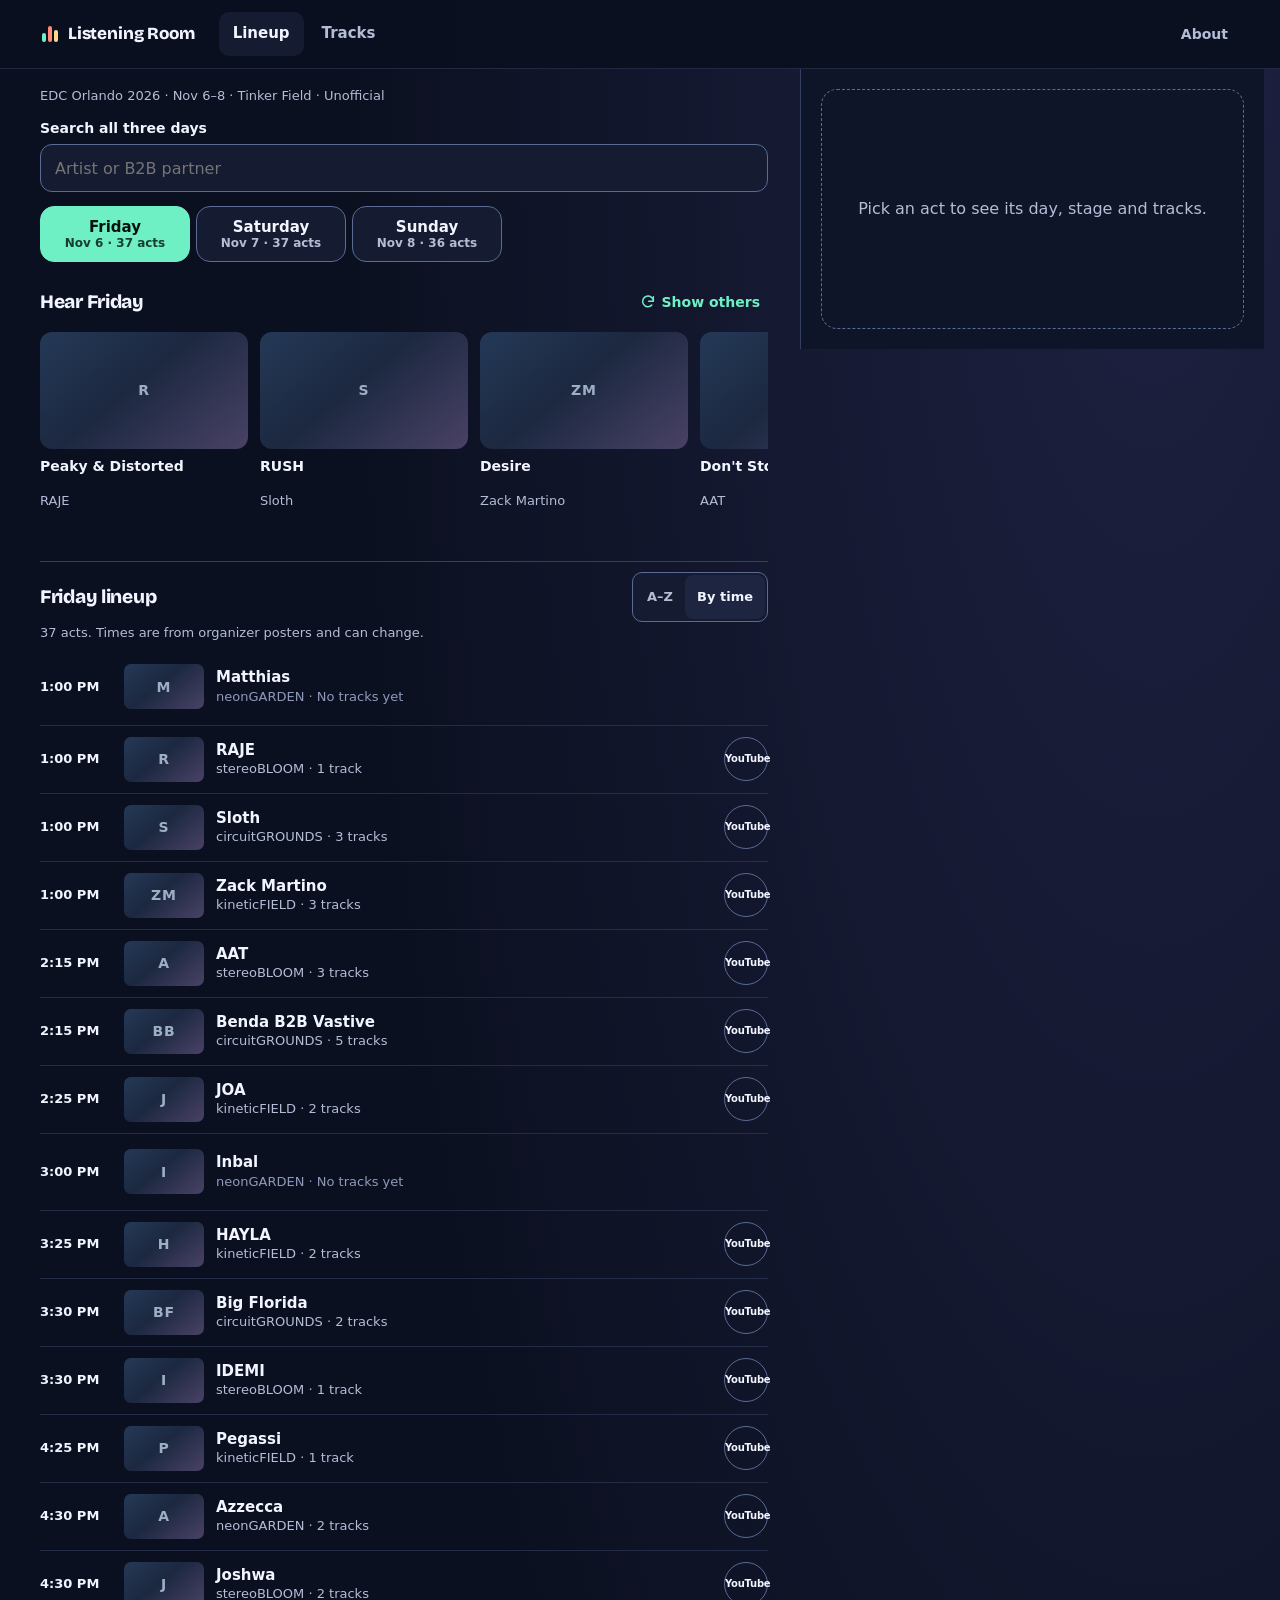
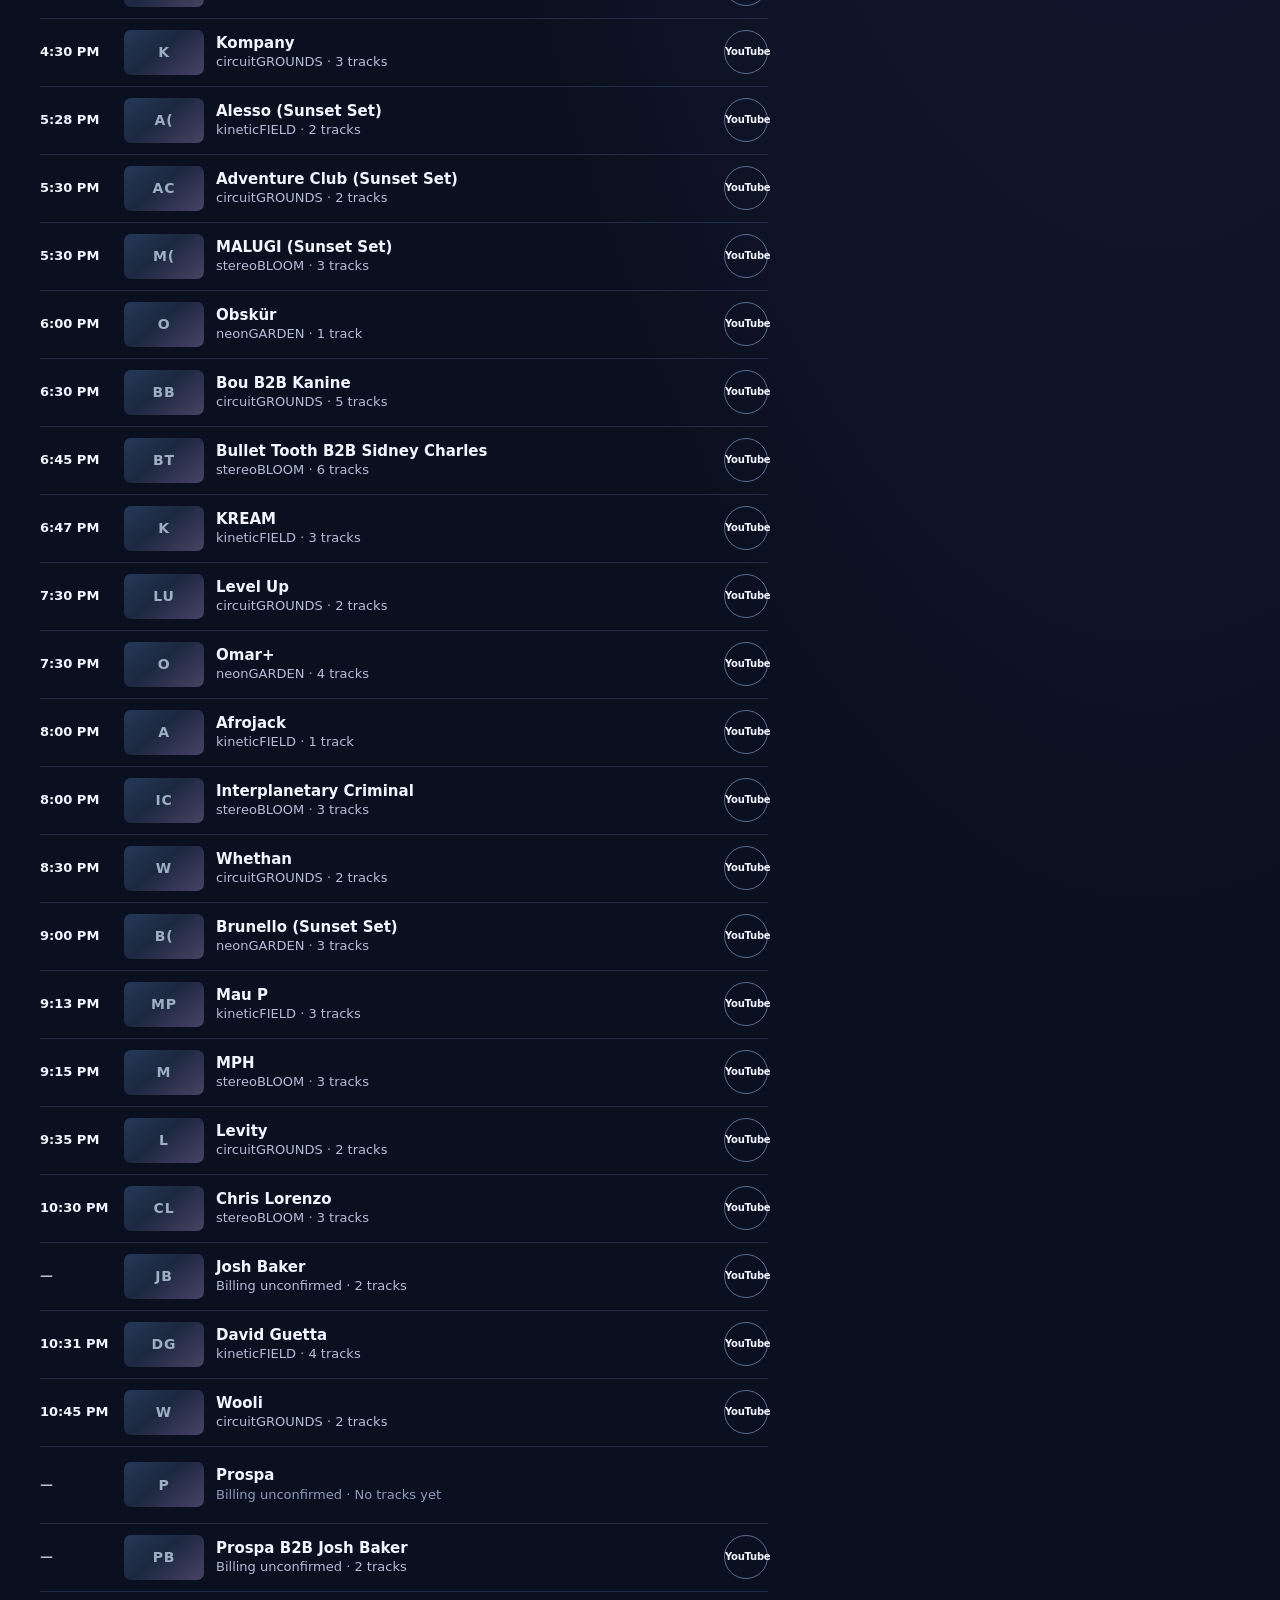
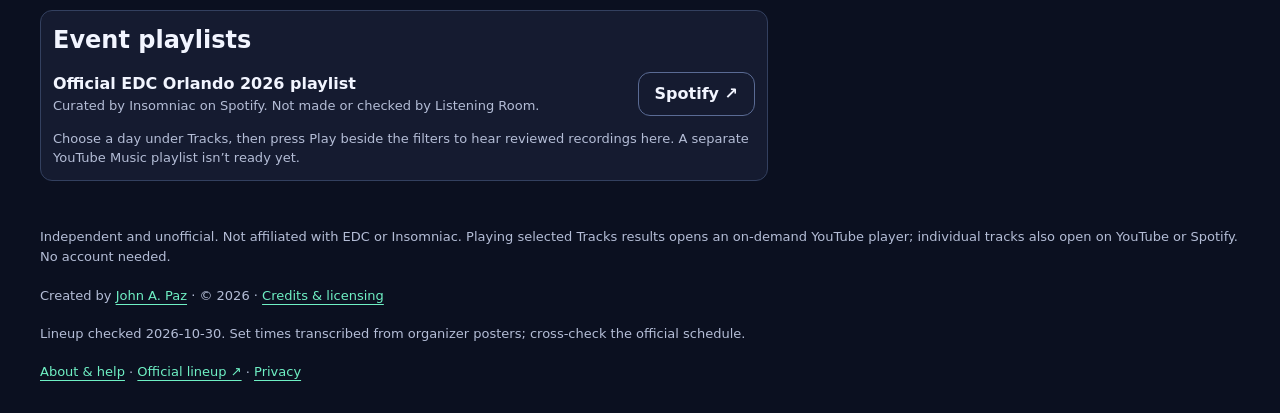
<file: index.html>
<!doctype html>
<html lang="en">
<head>
  <meta charset="utf-8">
  <meta name="viewport" content="width=device-width, initial-scale=1">
  <meta name="description" content="Browse the EDC Orlando 2026 lineup by day and try tracks on YouTube. No account needed.">
  <meta name="theme-color" content="#0b1020">
  <title>Listening Room · EDC Orlando 2026</title>
  <link rel="canonical" href="https://listeningroom.app/">
  <meta property="og:type" content="website">
  <meta property="og:site_name" content="Listening Room">
  <meta property="og:title" content="Listening Room · EDC Orlando 2026">
  <meta property="og:description" content="Browse the official lineup by day and try tracks on YouTube. No account needed.">
  <meta property="og:url" content="https://listeningroom.app/">
  <meta property="og:image" content="https://listeningroom.app/og.png">
  <meta property="og:image:alt" content="Listening Room: browse the EDC Orlando 2026 lineup and open tracks on YouTube.">
  <meta property="og:image:width" content="1200">
  <meta property="og:image:height" content="630">
  <meta name="twitter:card" content="summary_large_image">
  <link rel="icon" href="/favicon.svg" type="image/svg+xml">
  <link rel="apple-touch-icon" href="/apple-touch-icon.png">
  <script defer src="/listening-room/redirect.js"></script>
  <noscript><meta http-equiv="refresh" content="0; url=/listening-room/"></noscript>
</head>
<body style="background:#0b1020;color:#f2f5ff;font-family:system-ui,sans-serif">
  <p>Opening <a href="listening-room/" style="color:#6ff0c4">Listening Room</a>…</p>
</body>
</html>
</file>
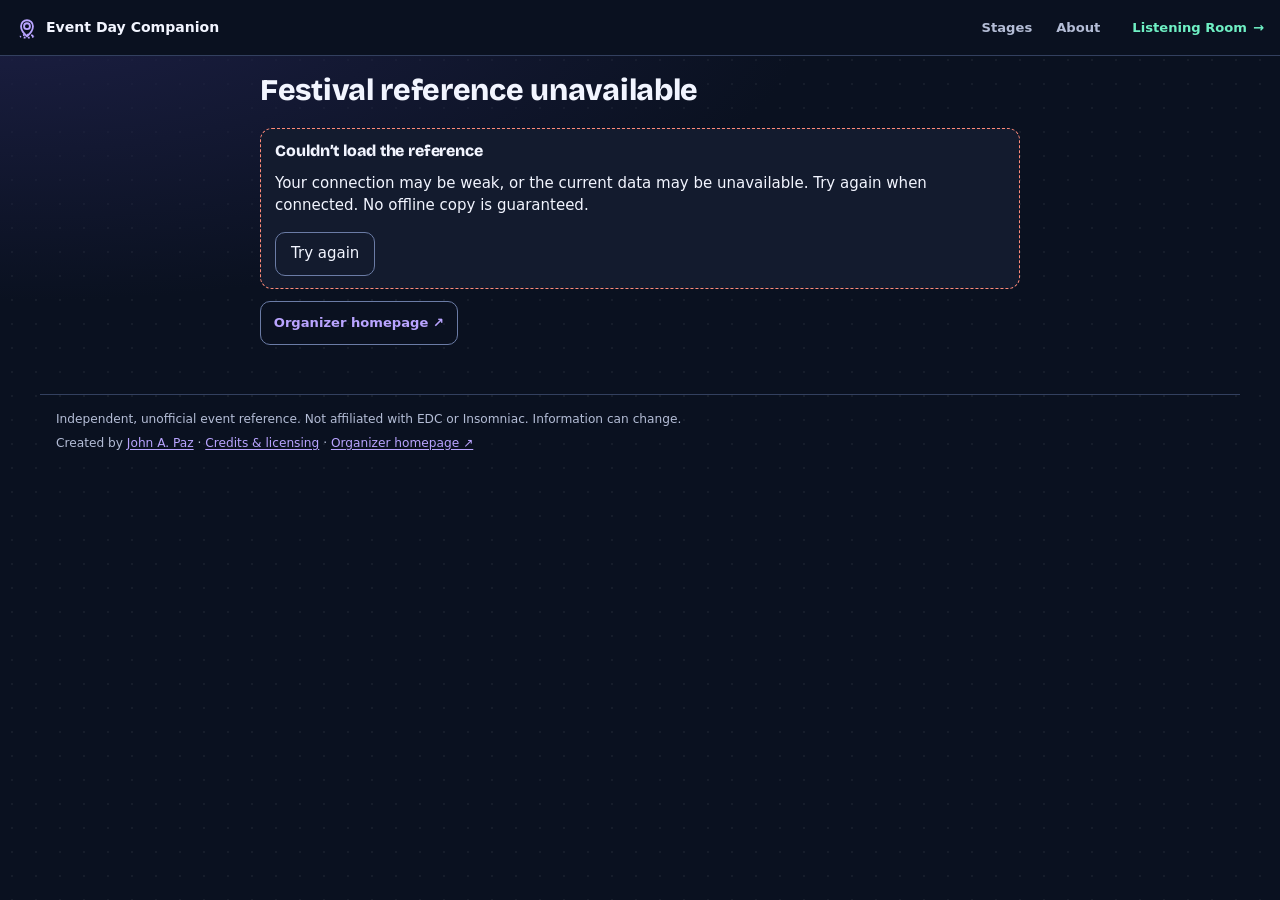
<file: companion/index.html>
<!doctype html>
<html lang="en">
<head>
  <meta charset="utf-8">
  <meta name="viewport" content="width=device-width, initial-scale=1, viewport-fit=cover">
  <meta name="robots" content="noindex,nofollow">
  <meta name="theme-color" content="#0a1120">
  <title>Event Day Companion · EDC Orlando 2026</title>
  <link rel="icon" href="/favicon.svg" type="image/svg+xml">
  <link rel="stylesheet" href="styles.css">
  <script src="../listening-room/lib.js" defer></script>
  <script src="lib.js" defer></script>
  <script src="components.js" defer></script>
  <script src="app.js" defer></script>
</head>
<body>
  <a class="skip" href="#main">Skip to content</a>
  <header class="app-bar">
    <a href="#/stages" class="brand" data-nav="home" aria-label="Event Day Companion, home">
      <svg width="22" height="22" viewBox="0 0 24 24" fill="none" stroke="currentColor" stroke-width="2" aria-hidden="true" focusable="false"><circle cx="12" cy="10" r="3.2"/><path d="M12 21s-6.5-5.6-6.5-11a6.5 6.5 0 0 1 13 0c0 5.4-6.5 11-6.5 11z"/><ellipse cx="12" cy="21" rx="7" ry="1.6" stroke-dasharray="2 2.4"/></svg>
      <span>Event Day <span class="brand-long">Companion</span></span>
    </a>
    <nav class="primary" aria-label="Primary">
      <a href="#/stages" data-nav="stages"><svg width="20" height="20" viewBox="0 0 24 24" fill="none" stroke="currentColor" stroke-width="2" stroke-linecap="round" aria-hidden="true" focusable="false"><path d="M8 6h13M8 12h13M8 18h13M3 6h.01M3 12h.01M3 18h.01"/></svg><span>Stages</span></a>
      <a href="#/sources" data-nav="sources"><svg width="20" height="20" viewBox="0 0 24 24" fill="none" stroke="currentColor" stroke-width="2" stroke-linecap="round" aria-hidden="true" focusable="false"><circle cx="12" cy="12" r="9"/><path d="M12 11v5M12 8h.01"/></svg><span>About</span></a>
    </nav>
    <a class="to-lr" href="/listening-room/">Listening Room <span aria-hidden="true">→</span></a>
  </header>
  <div id="banner" class="banner" role="status" hidden></div>
  <main id="main" tabindex="-1" aria-busy="true">
    <h1>EDC Orlando 2026</h1>
    <p role="status">Loading stages and performances…</p>
  </main>
  <div id="live" class="sr-only" role="status" aria-live="polite" aria-atomic="true"></div>
  <noscript><p class="noscript">This preview needs JavaScript for stage and day filtering. Visit <a href="https://orlando.edc.com/">the organizer homepage</a> for official information.</p></noscript>
  <footer>
    <p>Independent, unofficial event reference. Not affiliated with EDC or Insomniac. Information can change.</p>
    <p>Created by <a href="https://johnapaz.com/">John A. Paz</a> · <a href="/about/credits/">Credits &amp; licensing</a> · <a href="https://orlando.edc.com/">Organizer homepage ↗</a></p>
  </footer>
</body>
</html>
</file>
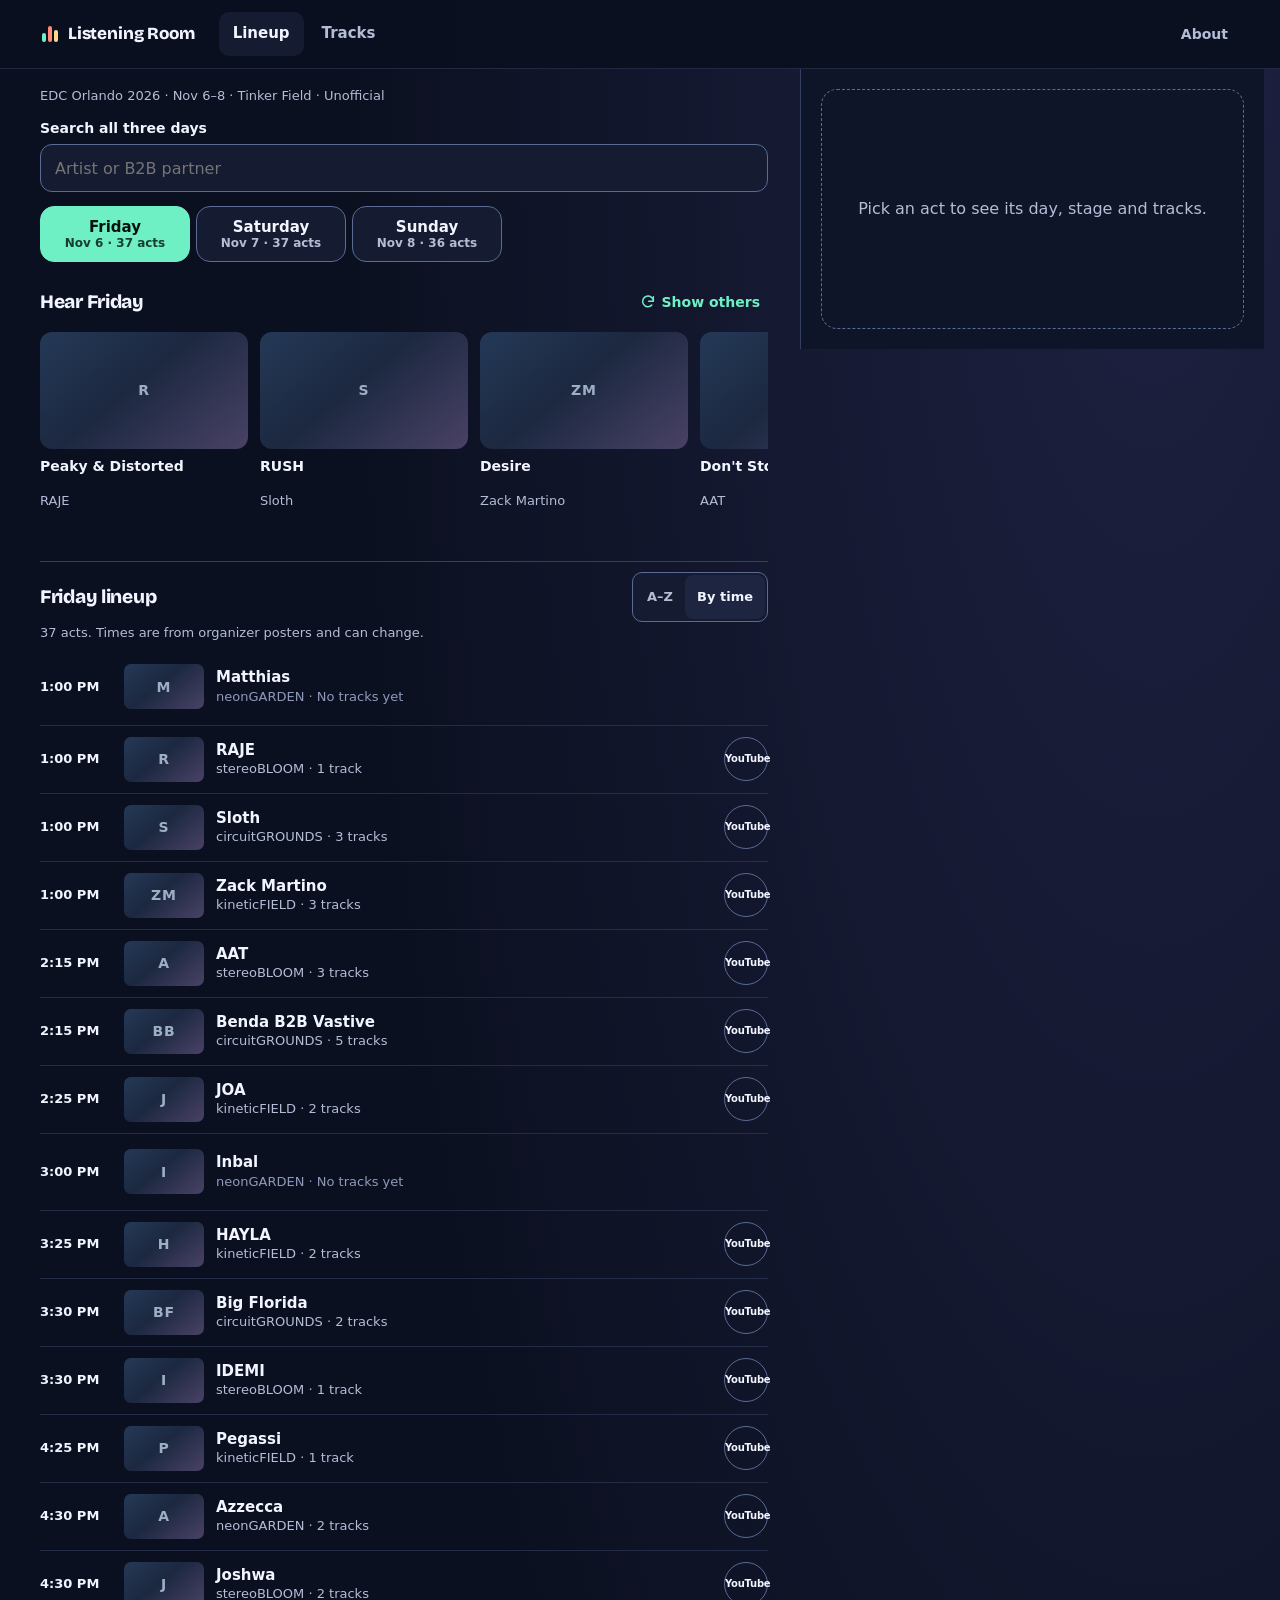
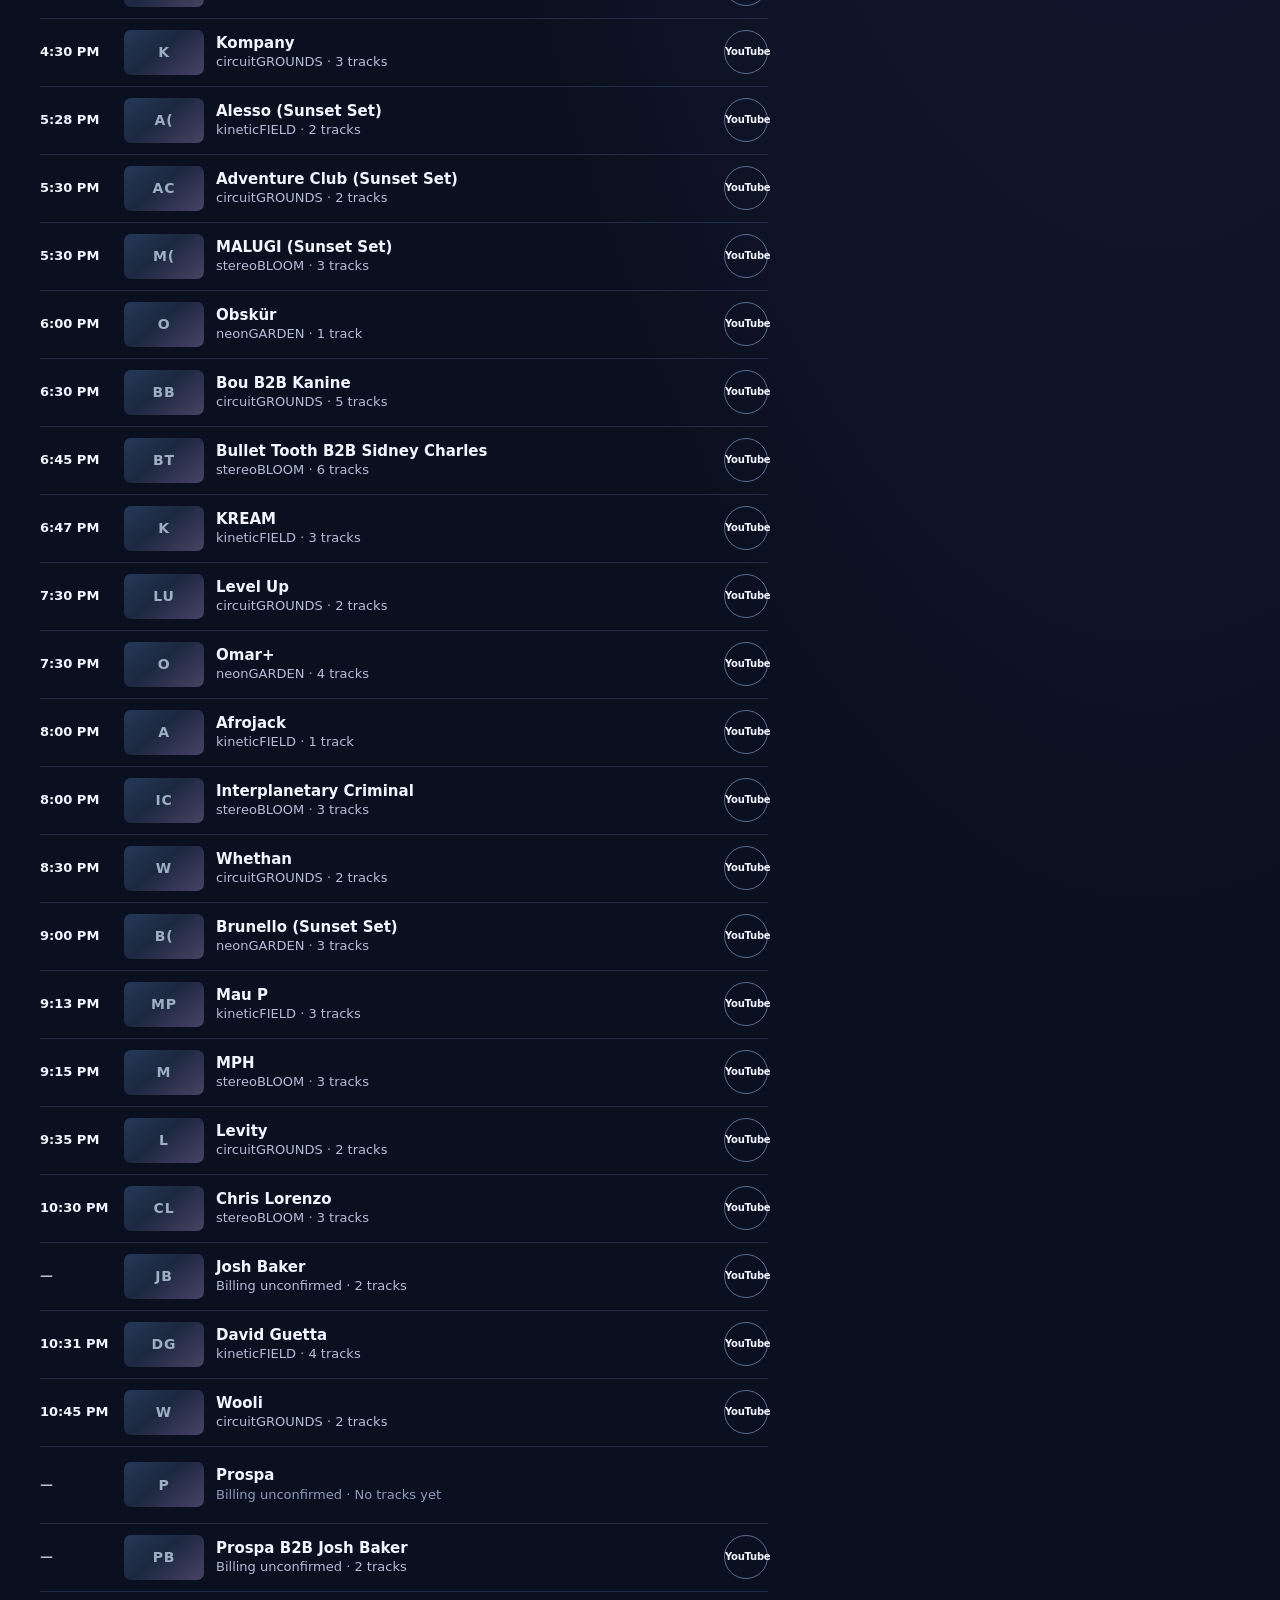
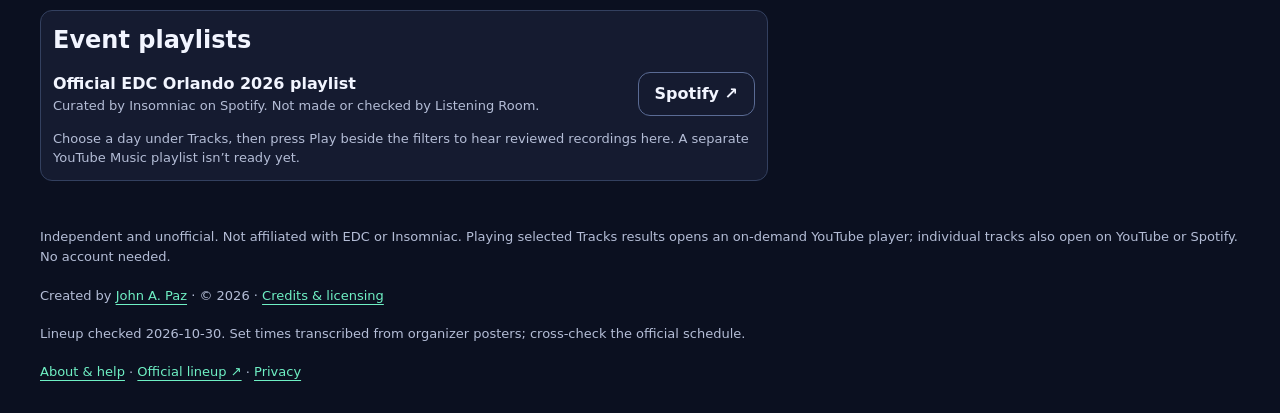
<file: listening-room/index.html>
<!doctype html>
<html lang="en">
<head>
  <meta charset="utf-8">
  <meta name="viewport" content="width=device-width, initial-scale=1">
  <meta name="theme-color" content="#0b1020">
  <meta name="description" content="Independent, unofficial EDC Orlando 2026 music discovery: find a booked artist and open a reviewed song on YouTube or Spotify.">
  <title>Listening Room · EDC Orlando 2026</title>
  <link rel="canonical" href="https://listeningroom.app/listening-room/">
  <meta property="og:type" content="website">
  <meta property="og:site_name" content="Listening Room">
  <meta property="og:title" content="Listening Room · EDC Orlando 2026">
  <meta property="og:description" content="Browse the official lineup by day and try tracks on YouTube or Spotify. No account needed.">
  <meta property="og:url" content="https://listeningroom.app/listening-room/">
  <meta property="og:image" content="https://listeningroom.app/og.png">
  <meta property="og:image:alt" content="Listening Room: browse the EDC Orlando 2026 lineup and open tracks on YouTube.">
  <meta property="og:image:width" content="1200">
  <meta property="og:image:height" content="630">
  <meta name="twitter:card" content="summary_large_image">
  <link rel="icon" href="/favicon.svg" type="image/svg+xml">
  <link rel="apple-touch-icon" href="/apple-touch-icon.png">
  <link rel="stylesheet" href="styles.css">
  <script defer src="lib.js"></script>
  <script defer src="ratings.js"></script>
  <script defer src="app.js"></script>
  <script defer src="player.js"></script>
</head>
<body>
  <a class="skip" href="#main">Skip to content</a>
  <header class="top">
    <div class="wrap bar">
      <a class="brand" href="#/lineup" aria-label="Listening Room, lineup"><svg class="mark" viewBox="0 0 20 20" aria-hidden="true" focusable="false"><rect x="2" y="9" width="4" height="9" rx="2" fill="#6ff0c4"/><rect x="8" y="2" width="4" height="16" rx="2" fill="#ff8a78"/><rect x="14" y="6" width="4" height="12" rx="2" fill="#ffd98a"/></svg><span>Listening Room</span></a>
      <nav class="tabs" aria-label="Primary">
        <a id="tab-lineup" href="#/lineup"><svg viewBox="0 0 24 24" aria-hidden="true" focusable="false"><path d="M4 6h16M4 12h16M4 18h10"/></svg><span>Lineup</span></a>
        <a id="tab-listen" href="#/listen"><svg viewBox="0 0 24 24" aria-hidden="true" focusable="false"><path d="M9 18V5l11-2v13"/><circle cx="6" cy="18" r="3"/><circle cx="17" cy="16" r="3"/></svg><span>Tracks</span></a>
      </nav>
      <div class="header-actions">
        <button class="icon-btn search-toggle" type="button" aria-label="Search the lineup" aria-controls="q"><svg viewBox="0 0 24 24" aria-hidden="true" focusable="false"><circle cx="11" cy="11" r="7"/><path d="M20 20l-3.5-3.5"/></svg></button>
        <a class="header-help" href="/about/" aria-label="About and help"><svg viewBox="0 0 24 24" aria-hidden="true" focusable="false"><circle cx="12" cy="12" r="9"/><path d="M12 11v6M12 7.5v.5"/></svg><span>About</span></a>
      </div>
    </div>
  </header>
  <section id="listening-player" class="player-dock" aria-label="YouTube continuous playback and queue" tabindex="-1" hidden>
    <div class="player-dock-top">
      <div><strong id="player-mix-name">Listening Room · All tracks</strong><span id="player-count"></span></div>
      <button id="close-player" type="button" class="player-close" aria-label="Stop music and close player">Stop ✕</button>
    </div>
    <div id="player-frame" class="player-frame"></div>
    <div class="player-actions" role="group" aria-label="Playback queue controls">
      <button id="queue-shuffle" class="mix-option" type="button" aria-pressed="false" aria-label="Shuffle current mix; changing order restarts playback">↝ Shuffle</button>
      <button id="player-queue-toggle" class="player-queue-toggle" type="button" aria-expanded="false" aria-controls="queue-panel" hidden>≡ Show queue</button>
      <button id="player-popout" type="button" aria-describedby="player-popout-help">▣ Try pop-out</button>
    </div>
    <details class="popout-help">
      <summary>Play above other apps · experimental</summary>
      <p id="player-popout-help">On supported desktop browsers, Try pop-out opens an always-on-top window. Moving the YouTube player may restart the queue. Keep this tab open.</p>
      <p>On Android: keep the video playing, tap YouTube’s fullscreen control, then go Home. Your browser may turn the video into a floating player. Allow picture-in-picture for your browser in Android Settings if needed. Try pop-out can request fullscreen, but only your browser and YouTube can activate mobile picture-in-picture. Screen-off playback is not guaranteed.</p>
    </details>
    <p id="player-status" role="status" aria-live="polite"></p>
    <a id="player-youtube-link" href="https://www.youtube.com/" target="_blank" rel="noopener noreferrer" hidden>Open first queued recording on YouTube ↗</a>
    <div id="queue-panel" class="queue-panel" hidden>
      <h2>Queue order</h2>
      <p id="queue-description">Tracks in the selected mix.</p>
      <ol id="queue-list" class="queue-list" aria-label="Queued reviewed recordings"></ol>
    </div>
  </section>
  <main id="main" class="wrap" tabindex="-1"><p class="status">Loading the lineup…</p></main>
  <footer class="wrap foot">
    <p>Independent and unofficial. Not affiliated with EDC or Insomniac. Playing selected Tracks results opens an on-demand YouTube player; individual tracks also open on YouTube or Spotify. No account needed.</p>
    <p>Created by <a href="https://johnapaz.com/" target="_blank" rel="noopener noreferrer">John A. Paz</a> · © 2026 · <a href="/about/credits/">Credits &amp; licensing</a></p>
    <p id="freshness"></p>
    <p><a href="/about/">About &amp; help</a> · <a href="https://orlando.edc.com/lineup/" target="_blank" rel="noopener noreferrer">Official lineup ↗</a> · <a href="/about/privacy/">Privacy</a></p>
  </footer>
</body>
</html>
</file>
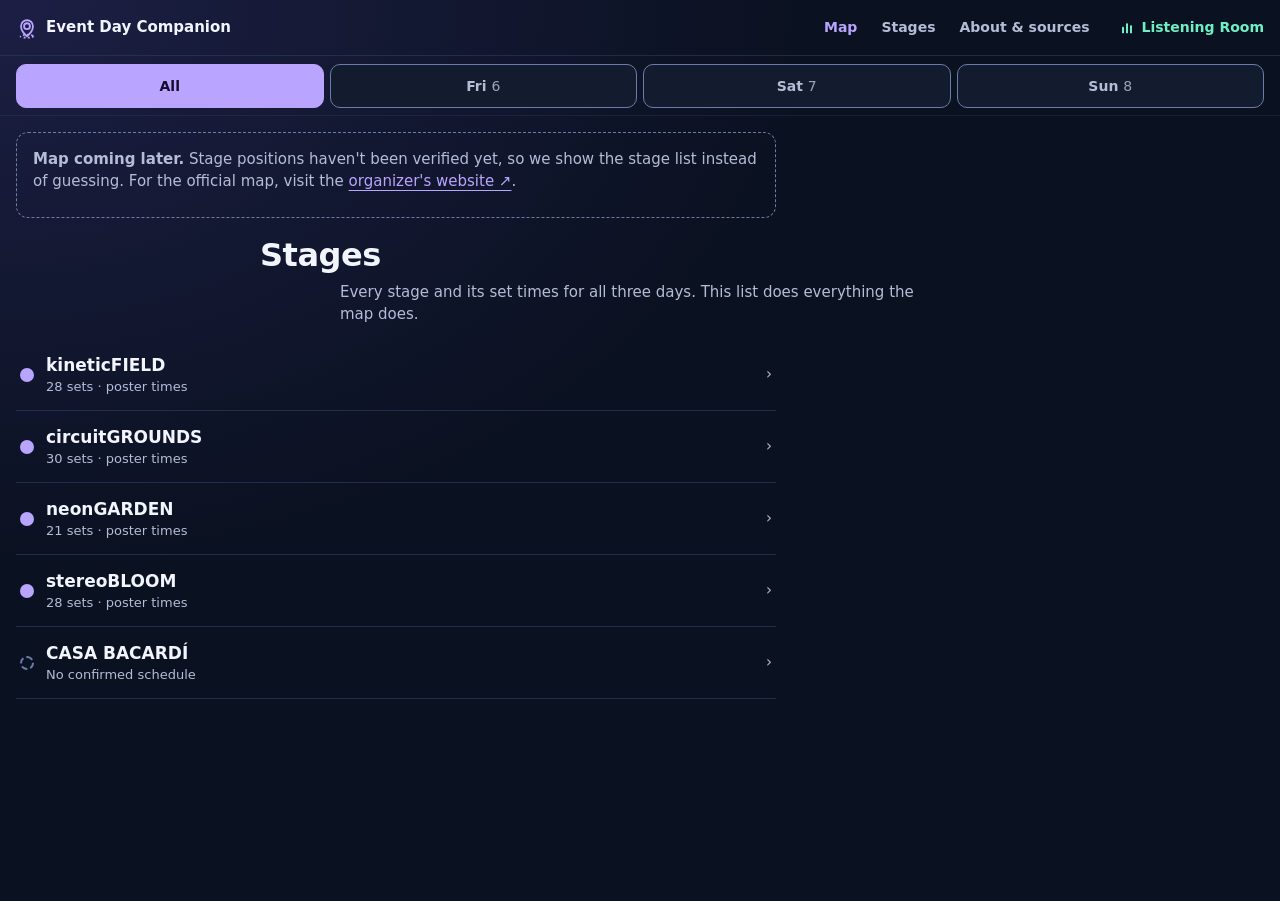
<file: docs/companion-design/wireframe/index.html>
<!doctype html>
<html lang="en">
<head>
<meta charset="utf-8">
<meta name="viewport" content="width=device-width, initial-scale=1, viewport-fit=cover">
<meta name="robots" content="noindex">
<meta name="theme-color" content="#0a1120">
<title>Companion Map Wireframe</title>
<!-- DESIGN WIREFRAME for issue #61. Not the Companion app; #64/#65 own implementation. Map geometry is a placeholder sketch. -->
<style>
:root{color-scheme:dark;
  --bg:#0a1120;--bg-glow:#1c1f44;--map-ground:#0f1830;--map-dot:#ffffff0d;
  --panel:#131b2e;--sheet:#182238;--line:#33405f;--line-strong:#6b7ca6;
  --text:#f2f5ff;--muted:#b4bdd6;
  --violet:#b9a4ff;--violet-hover:#d6caff;--violet-ink:#140b2e;--violet-wash:#b9a4ff1f;
  --mint:#6ff0c4;--mint-ink:#04120d;--amber:#ffd98a;--coral:#ff8a78;
  --path:#34436a;--zone:#16213b;--zone-edge:#2a3759;
  --sans:system-ui,-apple-system,"Segoe UI",Roboto,sans-serif;--display:"Bricolage Grotesque",var(--sans);
  --gutter:16px;--target:44px;--header:56px;--days:60px;--tabbar:60px;--sheet-radius:20px;--peek:168px;
  font-family:var(--sans)}
*{box-sizing:border-box}
html,body{height:100%}
body{margin:0;background:radial-gradient(ellipse at 0 0,var(--bg-glow) 0,transparent 45%) no-repeat,var(--bg);color:var(--text);line-height:1.45;font-size:15px;overflow:hidden}
a{color:var(--violet);text-underline-offset:4px}
button{font:inherit;color:inherit;cursor:pointer}
:focus-visible{outline:3px solid var(--amber);outline-offset:3px}
h1,h2,h3,p{margin:0}
.sr-only{position:absolute;width:1px;height:1px;overflow:hidden;clip-path:inset(50%);white-space:nowrap}
.skip{position:absolute;left:-999px;top:0;background:var(--amber);color:#000;padding:12px;z-index:50}.skip:focus{left:8px;top:8px}
body.v-map .wf-banner{display:block}
.wf-banner{display:none;position:fixed;z-index:60;left:8px;top:calc(var(--header) + var(--days) + 8px);background:#000c;border:1px dashed var(--amber);color:var(--amber);font-size:.6875rem;font-weight:700;letter-spacing:.06em;padding:4px 8px;border-radius:6px;pointer-events:none}
/* app bar */
.app{display:grid;grid-template-rows:var(--header) var(--days) 1fr var(--tabbar);height:100dvh}
.bar{display:flex;align-items:center;gap:8px;padding:0 var(--gutter);border-bottom:1px solid #33405f88}
.brand{display:inline-flex;align-items:center;gap:8px;min-height:44px;color:var(--text);text-decoration:none;font-weight:650;font-size:.9375rem;margin-right:auto;white-space:nowrap}
.brand svg{color:var(--violet)}
.to-lr{display:inline-flex;align-items:center;gap:6px;min-height:44px;color:var(--mint);font-size:.875rem;font-weight:650;text-decoration:none;white-space:nowrap}
.to-lr:hover{text-decoration:underline}
.icon-btn{width:44px;height:44px;display:inline-grid;place-items:center;border-radius:50%;border:0;background:transparent;color:var(--muted)}
.icon-btn:hover{color:var(--text);background:var(--panel)}
.desk-nav{display:none}
/* day switch */
.days{display:flex;gap:6px;padding:8px var(--gutter);border-bottom:1px solid #33405f55}
.days button{flex:1;min-height:44px;border-radius:10px;border:1px solid var(--line-strong);background:var(--panel);color:var(--muted);font-size:.875rem;font-weight:650;white-space:nowrap}
.days button:hover{border-color:var(--violet);color:var(--text)}
.days button[aria-pressed=true]{background:var(--violet);border-color:var(--violet);color:var(--violet-ink)}
.days .num{font-variant-numeric:tabular-nums;font-weight:500;opacity:.85}
/* main */
main{position:relative;min-height:0;overflow:hidden}
main:focus{outline:none}
.map{position:absolute;inset:0;background:var(--map-ground);overflow:hidden;touch-action:none;cursor:grab}
.map.dragging{cursor:grabbing}
.map-dots{position:absolute;inset:0;background-image:radial-gradient(var(--map-dot) 1.2px,transparent 1.4px);background-size:24px 24px;pointer-events:none}
.map svg.art{position:absolute;left:0;top:0;transform-origin:0 0;pointer-events:none}
.hotspots{position:absolute;inset:0;pointer-events:none}
.hs{position:absolute;transform:translate(-50%,-22px);display:flex;flex-direction:column;align-items:center;gap:4px;pointer-events:auto;background:none;border:0;padding:0;min-width:44px}
.hs .ring{width:44px;height:44px;border-radius:50%;display:grid;place-items:center;border:2px solid var(--line-strong);background:#0f1830cc}
.hs .ring i{width:12px;height:12px;border-radius:50%;background:var(--violet)}
.hs.unscheduled .ring{border-style:dashed}
.hs .lbl{background:var(--panel);border:1px solid var(--line);color:var(--text);font-size:.8125rem;font-weight:600;padding:2px 8px;border-radius:99px;white-space:nowrap}
.hs:hover .ring{border-color:var(--violet)}
.hs[aria-pressed=true] .ring{background:var(--violet);border-color:var(--violet);box-shadow:0 0 0 6px var(--violet-wash)}
.hs[aria-pressed=true] .ring i{background:var(--violet-ink)}
.hs[aria-pressed=true] .lbl{background:var(--violet);border-color:var(--violet);color:var(--violet-ink)}
.hs:focus-visible{outline:none}.hs:focus-visible .ring{outline:3px solid var(--amber);outline-offset:3px}
.map-ctrl{position:absolute;right:12px;top:12px;display:flex;flex-direction:column;gap:8px;z-index:3}
.map-ctrl button{width:44px;height:44px;border-radius:50%;border:1px solid var(--line-strong);background:var(--panel);display:grid;place-items:center;color:var(--text)}
.map-ctrl button:hover{border-color:var(--violet)}
.attrib{position:absolute;left:12px;z-index:3;bottom:calc(var(--peek) + 12px);min-height:32px;display:inline-flex;align-items:center;gap:6px;padding:4px 10px;border-radius:99px;border:1px solid var(--line);background:#0a1120e6;color:var(--muted);font-size:.75rem;text-decoration:none}
.attrib:hover{color:var(--text);border-color:var(--line-strong)}
/* sheet */
.sheet{position:absolute;left:0;right:0;bottom:0;z-index:4;background:var(--sheet);border-radius:var(--sheet-radius) var(--sheet-radius) 0 0;border-top:1px solid var(--line);box-shadow:0 -12px 32px #0006;display:flex;flex-direction:column;height:var(--peek);max-width:100%;margin-inline:auto}
.sheet[data-size=half]{height:55%}
.sheet[data-size=full]{height:100%;border-radius:0}
.grab{align-self:center;width:64px;height:24px;border:0;background:none;display:grid;place-items:center;flex:none}
.grab::before{content:"";width:36px;height:4px;border-radius:2px;background:var(--line-strong)}
.sheet-body{overflow:auto;padding:0 var(--gutter) 16px;flex:1;overscroll-behavior:contain}
.sheet-head{display:flex;align-items:flex-start;gap:8px}
.sheet-head h2{font-family:var(--display);font-weight:800;font-size:1.375rem;letter-spacing:-.01em;line-height:1.2;flex:1;min-width:0;overflow-wrap:anywhere}
.sheet-head h2:focus{outline:none}
.sub{color:var(--muted);font-size:.8125rem;margin:4px 0 10px;display:flex;flex-wrap:wrap;gap:4px 10px;align-items:center}
.btn{display:inline-flex;align-items:center;justify-content:center;gap:6px;min-height:44px;padding:8px 14px;border-radius:10px;border:1px solid var(--line-strong);background:transparent;color:var(--text);font-size:.875rem;font-weight:650;text-decoration:none}
.btn:hover{border-color:var(--violet)}
.btn.mint{background:var(--mint);border-color:var(--mint);color:var(--mint-ink)}
.btn.mint:hover{background:#b2ffe7}
.link{display:inline-flex;align-items:center;min-height:44px;font-size:.875rem;font-weight:600}
.hear{display:inline-flex;align-items:center;gap:6px;min-height:44px;color:var(--mint);font-size:.875rem;font-weight:650;text-decoration:none;white-space:nowrap}
.hear:hover{text-decoration:underline}
.none{color:var(--muted);font-size:.8125rem}
/* status */
.st{display:inline-flex;align-items:center;gap:6px;font-size:.8125rem;color:var(--muted);white-space:nowrap}
.st::before{content:"";width:10px;height:10px;border-radius:50%;flex:none}
.st.confirmed{color:var(--violet)}.st.confirmed::before{background:var(--violet)}
.st.poster::before{border:1.5px dashed var(--muted)}
.st.unannounced::before{border:1.5px dotted var(--muted);border-radius:2px}
.st.glyph{gap:0}
.st.disputed{color:var(--coral)}.st.disputed::before{content:"!";width:auto;height:auto;border-radius:0;font-weight:900}
/* set rows */
ul.sets{list-style:none;margin:0;padding:0}
.set{display:grid;grid-template-columns:7.5ch 1fr;column-gap:12px;padding:10px 0;border-bottom:1px solid #33405f99;min-height:64px}
.time{font-variant-numeric:tabular-nums;font-weight:650;font-size:.875rem;padding-top:2px;white-space:nowrap}
.time small{display:block;color:var(--muted);font-weight:500}
.billing{font-weight:650;overflow-wrap:anywhere}
.chip{display:inline-block;margin-left:6px;padding:1px 8px;border-radius:99px;border:1px solid var(--line-strong);font-size:.75rem;font-weight:600;color:var(--muted);vertical-align:2px}
.acts{display:flex;flex-wrap:wrap;align-items:center;column-gap:16px;margin-top:2px}
.day-sub{position:sticky;top:0;background:var(--sheet);padding:10px 0 6px;font-size:.8125rem;font-weight:700;letter-spacing:.04em;color:var(--muted);border-bottom:1px solid var(--line);z-index:1}
.empty{border:1px dashed var(--line-strong);border-radius:12px;padding:16px;color:var(--muted);margin:8px 0}
.empty p{margin-bottom:8px}
.error{border-color:var(--coral);color:var(--text)}
.peek-next{font-size:.875rem;color:var(--muted)}
.peek-next b{color:var(--text);font-variant-numeric:tabular-nums}
/* list pages */
.page{position:absolute;inset:0;overflow:auto;padding:16px var(--gutter) 24px}
.page-inner,.page>*{max-width:760px;margin-left:auto;margin-right:auto}
.page-inner>*{max-width:none}
.billing-link{color:var(--text);text-decoration:underline;text-decoration-color:var(--mint);text-underline-offset:3px}
.billing-link:hover{color:var(--mint)}
.page h1{font-family:var(--display);font-weight:800;font-size:clamp(1.5rem,5vw,2rem);letter-spacing:-.015em;margin-bottom:4px}
.page .lede{color:var(--muted);font-size:.9375rem;margin-bottom:14px;max-width:40em}
ul.stages{list-style:none;padding:0;margin:0}
.stage-row{display:flex;align-items:center;gap:12px;min-height:72px;border-bottom:1px solid #33405f99;color:var(--text);text-decoration:none;padding:8px 4px}
.stage-row:hover{background:var(--panel)}
.stage-row .nm{font-family:var(--display);font-weight:800;font-size:1.0625rem}
.stage-row .mt{display:block;color:var(--muted);font-size:.8125rem}
.stage-row .chev{margin-left:auto;color:var(--muted)}
.dot{width:14px;height:14px;border-radius:50%;border:2px solid var(--line-strong);flex:none}
.dot.has{background:var(--violet);border-color:var(--violet)}
.dot.dashed{border-style:dashed}
dl.legend{display:grid;grid-template-columns:auto 1fr;gap:8px 12px;margin:12px 0}
dl.legend dd{margin:0;color:var(--muted);font-size:.875rem}
.page section{margin:18px 0}.page h2{font-size:1rem;margin-bottom:6px}
.page p{margin-bottom:8px;color:var(--muted);font-size:.9375rem}
.banner{position:absolute;z-index:6;left:12px;right:12px;top:12px;padding:10px 12px;border-radius:10px;background:var(--panel);border:1px solid var(--amber);font-size:.8125rem;margin-right:56px}
/* bottom nav */
.tabs{display:flex;border-top:1px solid var(--line);background:#131b2ef5;padding-bottom:env(safe-area-inset-bottom);z-index:7}
.tabs a{flex:1;display:flex;flex-direction:column;align-items:center;justify-content:center;gap:2px;min-height:60px;color:var(--muted);text-decoration:none;font-size:.8125rem;font-weight:650}
.tabs a[aria-current=page]{color:var(--violet);box-shadow:inset 0 3px 0 var(--violet)}
.live{position:absolute;width:1px;height:1px;overflow:hidden;clip-path:inset(50%)}
/* Fold cover */
@media (max-width:320px){
  :root{--days:108px;--peek:132px;--gutter:12px}
  .days{display:grid;grid-template-columns:1fr 1fr}
  .brand .long{display:none}
  .hs:not([aria-pressed=true]) .lbl{display:none}
  .tabs svg{display:none}
}
@media (min-width:768px) and (max-width:1099px){.sheet{max-width:560px}.attrib{bottom:12px}}
@media (min-width:1100px){
  :root{--tabbar:0px}
  .tabs{display:none}
  .desk-nav{display:flex;gap:4px;margin-right:12px}
  .desk-nav a{display:inline-flex;align-items:center;min-height:44px;padding:0 10px;color:var(--muted);text-decoration:none;font-weight:600;font-size:.875rem}
  .desk-nav a[aria-current=page]{color:var(--violet)}
  main.with-panel .map{right:400px}
  main.with-panel .map-ctrl{right:412px}
  .sheet{left:auto;width:400px;height:100%!important;border-radius:0;border-top:0;border-left:1px solid var(--line);box-shadow:none}
  .grab{display:none}
  .sheet-body{padding-top:16px}
  .attrib{bottom:12px}
  .page{padding-inline:var(--gutter)}
}
@media (max-height:480px) and (orientation:landscape){
  :root{--days:52px;--tabbar:0px;--header:48px}
  .tabs{display:none}
  .desk-nav{display:flex;margin-right:8px}
  .desk-nav a{display:inline-flex;align-items:center;min-height:44px;padding:0 8px;color:var(--muted);text-decoration:none;font-weight:600;font-size:.8125rem}
  .desk-nav a[aria-current=page]{color:var(--violet)}
  .attrib{max-width:calc(50% - 24px)}
  main.with-panel .map-ctrl{right:calc(50% + 12px);flex-direction:row}
  .grab{display:none}.sheet-body{padding-top:12px}
  .days{padding-block:4px}
  main.with-panel .map{right:50%}
  .sheet{left:auto;width:50%;height:100%!important;border-radius:0}
  .attrib{bottom:12px}
}
@media (prefers-reduced-motion:no-preference){
  .sheet{transition:height .22s cubic-bezier(.2,.8,.2,1)}
  .map.anim svg.art,.map.anim .hs{transition:transform .28s cubic-bezier(.2,.8,.2,1),left .28s cubic-bezier(.2,.8,.2,1),top .28s cubic-bezier(.2,.8,.2,1)}
}
</style>
</head>
<body>
<a class="skip" href="#main">Skip to content</a>
<div class="wf-banner" aria-hidden="true">WIREFRAME · PLACEHOLDER MAP</div>
<div class="app">
  <header class="bar">
    <a class="brand" href="#/map" aria-label="Event Day Companion, map">
      <svg width="22" height="22" viewBox="0 0 24 24" fill="none" stroke="currentColor" stroke-width="2" aria-hidden="true"><circle cx="12" cy="10" r="3.2"/><path d="M12 21s-6.5-5.6-6.5-11a6.5 6.5 0 0 1 13 0c0 5.4-6.5 11-6.5 11z"/><ellipse cx="12" cy="21" rx="7" ry="1.6" stroke-dasharray="2 2.4"/></svg>
      <span>Event Day <span class="long">Companion</span></span>
    </a>
    <nav class="desk-nav" aria-label="Primary"><a data-nav="map" href="#/map">Map</a><a data-nav="stages" href="#/stages">Stages</a><a data-nav="sources" href="#/sources">About &amp; sources</a></nav>
    <a class="to-lr" href="../../../listening-room/#/lineup">
      <svg width="16" height="16" viewBox="0 0 24 24" fill="currentColor" aria-hidden="true"><rect x="3" y="10" width="3" height="10" rx="1"/><rect x="9" y="5" width="3" height="15" rx="1"/><rect x="15" y="8" width="3" height="12" rx="1"/></svg>
      Listening Room</a>
  </header>
  <div class="days" role="group" aria-label="Festival day" id="days"></div>
  <main id="main" tabindex="-1"></main>
  <nav class="tabs" aria-label="Primary">
    <a data-nav="map" href="#/map"><svg width="20" height="20" viewBox="0 0 24 24" fill="none" stroke="currentColor" stroke-width="2" aria-hidden="true"><path d="M9 4 3 6v14l6-2 6 2 6-2V4l-6 2-6-2zM9 4v14M15 6v14"/></svg>Map</a>
    <a data-nav="stages" href="#/stages"><svg width="20" height="20" viewBox="0 0 24 24" fill="none" stroke="currentColor" stroke-width="2" aria-hidden="true"><path d="M8 6h13M8 12h13M8 18h13M3 6h.01M3 12h.01M3 18h.01"/></svg>Stages</a>
    <a data-nav="sources" href="#/sources"><svg width="20" height="20" viewBox="0 0 24 24" fill="none" stroke="currentColor" stroke-width="2" aria-hidden="true"><circle cx="12" cy="12" r="9"/><path d="M12 11v6M12 7.5v.01"/></svg>About</a>
  </nav>
</div>
<div class="live" aria-live="polite" id="live"></div>
<script src="data.js"></script>
<script>
(function(){
"use strict";
const D = window.WF_DATA;
const DAYS = [{key:"all",label:"All",long:"All days"},{key:"2026-11-06",label:"Fri",num:"6",long:"Friday",sub:"Friday · Nov 6"},{key:"2026-11-07",label:"Sat",num:"7",long:"Saturday",sub:"Saturday · Nov 7"},{key:"2026-11-08",label:"Sun",num:"8",long:"Sunday",sub:"Sunday · Nov 8"}];
// PLACEHOLDER positions (normalized 0–1 of the 1000×1250 sketch). NOT geographic. #63 supplies audited values.
const PLACEHOLDER_HOTSPOT = {"kinetic-field":{x:.50,y:.24},"circuit-grounds":{x:.78,y:.52},"neon-garden":{x:.24,y:.50},"stereo-bloom":{x:.40,y:.76},"casa-bacardi":{x:.74,y:.80}};
const W = 1000, H = 1250, LR = "../../../listening-room/";
const QS = new URLSearchParams(location.search);
const SIM = QS.get("state"); // mapfail | datafail | offline | stale (wireframe-only)
// Geometry gate (COMPANION-DATA-CONTRACT.md): the map renders only when map.geometry.status is "verified" and every stage has
// verified, public_export_approved coordinates. ?geometry=placeholder shows the design sketch for REVIEW ONLY; it never authorizes placement.
const PLACEHOLDER = QS.get("geometry") === "placeholder";
const geometryOk = () => D.map.geometry.status === "verified" && D.stages.every(s => s.coordinates && s.coordinates.public_export_approved);
const MAP_ON = PLACEHOLDER || geometryOk();
const HOTSPOT = PLACEHOLDER ? PLACEHOLDER_HOTSPOT : Object.fromEntries(D.stages.filter(s => s.coordinates).map(s => [s.stage_id, s.coordinates]));
const $ = (s, r=document) => r.querySelector(s);
const esc = s => String(s).replace(/[&<>"]/g, c => ({"&":"&amp;","<":"&lt;",">":"&gt;",'"':"&quot;"}[c]));
const stageName = id => (D.stages.find(s => s.stage_id === id) || {}).display_name || id;
const dayOf = k => DAYS.find(d => d.key === k) || DAYS[0];
const fmt = new Intl.DateTimeFormat("en-US",{timeZone:"America/New_York",hour:"numeric",minute:"2-digit"});
const t = iso => iso ? fmt.format(new Date(iso)).replace(" PM","").replace(" AM","") : null;
const ampm = iso => iso ? fmt.format(new Date(iso)).slice(-2) : "";
// Keys are the canonical schedule_status values from docs/COMPANION-DATA-CONTRACT.md / current-lineup.json.
const STATUS = {verified:["confirmed","Confirmed"],poster_transcribed:["poster","Poster time"],set_times_unverified:["unannounced","Time unknown"]};
// "Sources disagree" is not a schedule_status: it is derived from issue_ids / reconciliation and shown as a separate note.
const conflict = p => (p.issue_ids && p.issue_ids.length) || (p.reconciliation && p.reconciliation.status === "qualifier_changed");
const conflictNote = p => { if (!conflict(p)) return "";
  const hb = p.reconciliation && p.reconciliation.historical_billing;
  return `<span class="st disputed">Sources disagree</span>${hb && hb !== p.display_name ? `<span class="none">Poster billing: ${esc(hb)}</span>` : ""}`; };
const credited = p => (p.artist_ids || []).filter(i => D.artists[i]);
const badge = (p, common) => { const s = STATUS[p.schedule_status] || STATUS.set_times_unverified;
  // Rows whose status matches the list header show the glyph with screen-reader text; differing rows show the full text badge.
  return p.schedule_status === common ? `<span class="st ${s[0]} glyph"><span class="sr-only">${s[1]}</span></span>` : `<span class="st ${s[0]}">${s[1]}</span>`; };
const commonStatus = list => { const k = new Set(list.map(p => p.schedule_status)); return k.size === 1 ? [...k][0] : null; };

/* ---------- routing ---------- */
function parse(){
  const raw = location.hash.replace(/^#\/?/,""); const [path, qs=""] = raw.split("?");
  const p = new URLSearchParams(qs); const parts = path.split("/").filter(Boolean).map(decodeURIComponent);
  const day = DAYS.some(d => d.key === p.get("day")) ? p.get("day") : "all";
  const stage = D.stages.some(s => s.stage_id === p.get("stage")) ? p.get("stage") : (p.get("stage") ? "?" : "");
  return {view: parts[0] || "map", id: parts[1] || "", day, stage, set: p.get("set") || "", artist: p.get("artist") || "", sheet: p.get("sheet") || ""};
}
function build(r){
  const p = new URLSearchParams();
  if (r.day && r.day !== "all") p.set("day", r.day);
  ["stage","set","artist","sheet"].forEach(k => { if (r[k] && r[k] !== "?") p.set(k, r[k]); });
  const qs = p.toString(); return "#/" + r.view + (r.id ? "/" + encodeURIComponent(r.id) : "") + (qs ? "?" + qs : "");
}
function go(patch, replace){
  const next = build({...parse(), ...patch});
  if (replace) { history.replaceState(null, "", next); render(); } else location.hash = next;
}
const announce = msg => { const l = $("#live"); l.textContent = ""; setTimeout(() => l.textContent = msg, 30); };

/* ---------- data helpers ---------- */
const sorted = list => list.slice().sort((a,b) => (a.starts_at||"9").localeCompare(b.starts_at||"9") || a.display_name.localeCompare(b.display_name));
const setsFor = (stage, day) => sorted(D.performances.filter(p => p.stage_id === stage && (day === "all" || p.event_date === day)));
const unscheduled = day => D.performances.filter(p => !p.stage_id && (day === "all" || p.event_date === day));
const lrArtist = (id, day) => LR + "#/artist/" + encodeURIComponent(id) + (day !== "all" ? "?day=" + day : "");
function hearLinks(p, day){
  const ids = credited(p);
  if (!ids.length) return `<span class="none">${p.performance_type === "program" ? "Program" : "No credited artist"} · no artist page</span>`;
  const withTracks = ids.filter(i => D.artists[i].tracks > 0);
  if (!withTracks.length) return `<span class="none">No reviewed tracks yet</span>` + ids.map(i => `<a class="link" href="${lrArtist(i, day)}">${ids.length > 1 ? esc(D.artists[i].name) + " artist page" : "Artist page"}</a>`).join("");
  return withTracks.map(i => `<a class="hear" href="${lrArtist(i, day)}"><svg width="14" height="14" viewBox="0 0 24 24" fill="currentColor" aria-hidden="true"><path d="M8 5v14l11-7z"/></svg>Hear ${esc((D.artists[i]||{}).name||i)}</a>`).join("");
}
function timeCell(p){
  if (!p.starts_at && !p.ends_at) return `<span class="time" aria-label="Time unknown">—</span>`;
  if (p.starts_at && !p.ends_at) return `<span class="time">from ${t(p.starts_at)}<small>${ampm(p.starts_at)}</small></span>`;
  // Show both meridiems when they differ (e.g. 10:30 PM–12:00 AM), otherwise once.
  const a = ampm(p.starts_at), b = ampm(p.ends_at);
  return a === b ? `<span class="time">${t(p.starts_at)}–${t(p.ends_at)}<small>${b}</small></span>`
    : `<span class="time">${t(p.starts_at)} ${a}–<br>${t(p.ends_at)}<small>${b}</small></span>`;
}
// Schedule freshness comes from the schedule source(s) the sets cite, never from the lineup snapshot date.
const shortDate = d => new Date(d+"T12:00:00").toLocaleDateString("en-US",{month:"short",day:"numeric"});
function scheduleFreshness(list){
  const dates = new Set(); let missing = false;
  list.forEach(p => { const srcs = (p.source_ids||[]).map(id => D.sources.find(s => s.source_id === id)).filter(s => s && s.kind !== "organizer_day_list");
    if (!srcs.length) missing = true; srcs.forEach(s => s.checked_on ? dates.add(s.checked_on) : (missing = true)); });
  const ds = [...dates].sort();
  if (!ds.length) return "schedule source date unknown";
  const txt = ds.length === 1 ? "schedule checked " + shortDate(ds[0]) : "schedule sources checked " + shortDate(ds[0]) + "–" + shortDate(ds[ds.length-1]);
  return missing ? txt + " (some sets undated)" : txt;
}
// Billing names navigate: one credited identity -> the billing links to Listening Room; several -> each participant name links.
function billingHTML(p, day){
  const ids = credited(p), shown = p.display_name.replace(" ("+p.set_qualifier+")","");
  if (!ids.length) return esc(shown);
  if (ids.length === 1) return `<a class="billing-link" href="${lrArtist(ids[0], day)}">${esc(shown)}</a>`;
  let html = esc(shown), linked = 0;
  ids.forEach(i => { const n = esc(D.artists[i].name); if (html.includes(n)) { html = html.replace(n, `<a class="billing-link" href="${lrArtist(i, day)}">${n}</a>`); linked++; } });
  return linked === ids.length ? html : esc(shown) + `<span class="none"> · ${ids.map(i => `<a class="billing-link" href="${lrArtist(i, day)}">${esc(D.artists[i].name)}</a>`).join(" · ")}</span>`;
}
function setRow(p, r, common){
  const qual = p.set_qualifier ? `<span class="chip">${esc(p.set_qualifier)}</span>` : "";
  const details = build({...r, view: r.view === "stage" ? "stage" : "map", set: p.performance_id, artist: ""});
  return `<li class="set">${timeCell(p)}<div><div class="billing">${billingHTML(p, r.day)}${qual}</div>
    <div class="acts">${badge(p, common)}${conflictNote(p)}<a class="link" href="${details}">Details<span class="sr-only"> for ${esc(p.display_name)}</span></a>${hearLinks(p, r.day)}</div></div></li>`;
}
function setList(stage, r){
  const list = setsFor(stage, r.day);
  if (!list.length) {
    const anyDay = setsFor(stage, "all").length;
    const msg = anyDay ? `No sourced schedule for <b>${esc(stageName(stage))}</b> on ${dayOf(r.day).long} in this reference.` : `No sourced schedule for <b>${esc(stageName(stage))}</b> in this reference.`;
    const act = r.day !== "all" && unscheduled(r.day).length ? `<a class="btn" href="${build({...r, view:"unscheduled", id:"", set:"", artist:""})}">See ${dayOf(r.day).long} acts with unknown stage or time</a>` : `<a class="btn" href="#/sources">Where these times come from</a>`;
    return `<div class="empty"><p>${msg}</p>${act}</div>`;
  }
  let html = "", cur = ""; const common = commonStatus(list);
  list.forEach(p => {
    if (r.day === "all" && p.event_date !== cur) { if (cur) html += "</ul>"; cur = p.event_date; html += `<h3 class="day-sub">${dayOf(cur).sub}</h3><ul class="sets">`; }
    else if (!html) html += `<ul class="sets">`;
    html += setRow(p, r, common);
  });
  html += "</ul>";
  const un = r.day !== "all" ? unscheduled(r.day).length : 0;
  if (un) html += `<p class="none" style="margin-top:10px">${un} ${dayOf(r.day).long} acts have an unknown stage or time in this reference. <a href="${build({...r, view:"unscheduled", id:"", set:"", artist:""})}">See them</a></p>`;
  return html;
}
function summary(stage, day){
  const list = setsFor(stage, day); const kinds = new Set(list.map(p => p.schedule_status));
  const src = !list.length ? "" : kinds.size > 1 ? `<span class="st disputed">Mixed sources</span>` : badge(list[0]).replace("Poster time","Poster times");
  const nConf = list.filter(conflict).length;
  return `<span>${day === "all" ? "All days" : dayOf(day).label + " " + dayOf(day).num} · ${list.length ? list.length + " set" + (list.length>1?"s":"") : "no confirmed sets"}</span>${src}<span>${scheduleFreshness(list)}</span>${nConf ? `<span class="st disputed">${nConf} with differing sources</span>` : ""}`;
}

/* ---------- views ---------- */
let view = {x:0, y:0, k:1}, fitK = 1;
function mapView(r){
  const main = $("#main");
  if (!main.querySelector(".map")) {
    main.innerHTML = `
      <div class="map" role="group" aria-label="Festival map, unofficial sketch. 5 stages." id="map">
        <div class="map-dots"></div>
        ${SIM === "mapfail" ? "" : artSVG()}
        <div class="hotspots" id="hotspots"></div>
      </div>
      ${SIM === "mapfail" ? "" : `<div class="map-ctrl" role="group" aria-label="Map controls">
        <button type="button" data-z="in" aria-label="Zoom in">${ico("plus")}</button>
        <button type="button" data-z="out" aria-label="Zoom out">${ico("minus")}</button>
        <button type="button" data-z="reset" aria-label="Reset map view">${ico("reset")}</button>
        <button type="button" data-z="list" aria-label="Show stage list">${ico("list")}</button>
      </div>
      <a class="attrib" href="#/sources">${ico("info",14)} Unofficial sketch · positions approximate · geometry checked ${shortDate(D.map.geometry.checked_on)}</a>`}
      <section class="sheet" id="sheet" aria-labelledby="sheet-title" data-size="peek"><button class="grab" type="button" id="grab" aria-expanded="false" aria-label="Expand stage details"></button><div class="sheet-body" id="sheet-body"></div></section>`;
    D.stages.forEach(s => {
      const b = document.createElement("button"); b.type = "button"; b.className = "hs"; b.dataset.stage = s.stage_id;
      b.innerHTML = `<span class="ring"><i></i></span><span class="lbl">${esc(s.display_name)}</span>`;
      b.addEventListener("click", () => selectStage(s.stage_id));
      $("#hotspots").append(b);
    });
    wireMap();
    if (SIM === "mapfail") { $("#map").innerHTML = `<div class="page"><div class="empty error"><p>The map didn't load. Every stage is still in the list.</p><a class="btn" href="${build({...r, view:"stages", sheet:""})}">Show stage list</a></div></div>`; }
    fit(); if (r.stage && r.stage !== "?") requestAnimationFrame(() => centerOn(r.stage));
  }
  main.classList.toggle("with-panel", true);
  if (SIM === "offline") showBanner("You're offline. Showing what was already loaded; times may be out of date.");
  if (SIM === "stale") showBanner("These times were checked more than 3 days ago. Check the official lineup ↗");
  document.querySelectorAll(".hs").forEach(b => {
    const n = setsFor(b.dataset.stage, r.day).length; const d = dayOf(r.day);
    b.setAttribute("aria-pressed", String(b.dataset.stage === r.stage));
    b.classList.toggle("unscheduled", setsFor(b.dataset.stage, "all").length === 0);
    b.setAttribute("aria-label", `${stageName(b.dataset.stage)}, ${n ? n + " sets" : "no confirmed schedule"} ${r.day === "all" ? "across all days" : "on " + d.long}`);
  });
  place();
  sheetContent(r);
}
function sheetContent(r){
  const body = $("#sheet-body"), sheet = $("#sheet");
  if (SIM === "datafail") { body.innerHTML = `<div class="sheet-head"><h2 id="sheet-title" tabindex="-1">Set times</h2></div><div class="empty error"><p>Couldn't load set times. Check your connection and try again.</p><button class="btn" type="button" onclick="location.reload()">Try again</button></div>`; sheet.dataset.size = "half"; return; }
  const size = r.sheet || (r.set || r.artist ? "half" : r.stage ? "half" : "peek");
  sheet.dataset.size = size; $("#grab").setAttribute("aria-expanded", String(size !== "peek")); $("#grab").setAttribute("aria-label", size === "full" ? "Collapse stage details" : "Expand stage details");
  $("#map") && ($("#map").inert = size === "full" && innerWidth < 1100);
  if (r.set || r.artist) { body.innerHTML = artistPanel(r); return; }
  if (r.stage === "?") { body.innerHTML = `<div class="sheet-head"><h2 id="sheet-title" tabindex="-1">Stage not found</h2></div><div class="empty"><p>That stage or set isn't in the current schedule.</p><a class="btn" href="#/stages">Show all stages</a></div>`; return; }
  if (!r.stage) {
    body.innerHTML = `<div class="sheet-head"><h2 id="sheet-title" tabindex="-1">Pick a stage</h2></div>
      <p class="peek-next" style="margin:4px 0 10px">Tap a stage on the map to see its set times for ${r.day === "all" ? "all three days" : dayOf(r.day).long}.</p>
      <a class="btn" href="${build({...r, view:"stages"})}">${ico("list",16)} Show stage list</a>`;
    return;
  }
  const list = setsFor(r.stage, r.day), next = list[0];
  body.innerHTML = `<div class="sheet-head"><h2 id="sheet-title" tabindex="-1">${esc(stageName(r.stage))}</h2>
      <button class="icon-btn" type="button" id="close-stage" aria-label="Close stage">${ico("x")}</button></div>
    <p class="sub">${summary(r.stage, r.day)}</p>
    ${size === "peek" && next ? `<p class="peek-next">First set: <b>${t(next.starts_at)||"—"}</b> ${esc(next.display_name)}</p>` : setList(r.stage, r)}`;
  $("#close-stage").addEventListener("click", () => { const id = r.stage; go({stage:"", set:"", artist:"", sheet:""}); requestAnimationFrame(() => { const h = document.querySelector(`.hs[data-stage="${id}"]`); h && h.focus(); }); });
}
function artistPanel(r){
  let list, title;
  if (r.set) { const p = D.performances.find(x => x.performance_id === r.set); if (!p) return `<div class="sheet-head"><h2 id="sheet-title" tabindex="-1">Set not found</h2></div><div class="empty"><p>That stage or set isn't in the current schedule.</p><a class="btn" href="#/stages">Show all stages</a></div>`; list = [p]; title = p.display_name; }
  else { if (!D.artists[r.artist]) return `<div class="sheet-head"><h2 id="sheet-title" tabindex="-1">Artist not found</h2></div><div class="empty"><p>That artist isn't in the current lineup.</p><a class="btn" href="#/stages">Show all stages</a></div>`;
    list = sorted(D.performances.filter(p => p.artist_ids.includes(r.artist) && (r.day === "all" || p.event_date === r.day))); title = D.artists[r.artist].name; }
  const p0 = list[0]; const ids = p0 ? credited(p0) : [r.artist];
  const back = build({...r, set:"", artist:""});
  const offDay = p0 && r.day !== "all" && p0.event_date !== r.day ? `<p class="empty" style="padding:10px">Not on ${dayOf(r.day).long}. This set is on ${dayOf(p0.event_date).long}.</p>` : "";
  const ctas = !ids.length ? `<p class="none">${p0 && p0.performance_type === "program" ? "This is a festival program, not a single artist," : "No artist is credited for this entry,"} so there is no Listening Room page for it.</p>` : ids.map(i => { const a = D.artists[i];
    return a.tracks ? `<a class="btn mint" href="${lrArtist(i, r.day)}">Hear ${esc(a.name)} in Listening Room</a>` : `<p class="none">No reviewed tracks for ${esc(a.name)} yet. <a href="${lrArtist(i, r.day)}">Artist page</a></p>`; }).join("");
  return `<a class="link" href="${back}">← ${r.stage && r.stage !== "?" ? esc(stageName(r.stage)) : "Back"}</a>
    <div class="sheet-head"><h2 id="sheet-title" tabindex="-1">${esc(title)}</h2></div>${offDay}
    ${ids.length > 1 ? `<p class="sub">Credited: ${ids.map(i => esc((D.artists[i]||{}).name||i)).join(" · ")}</p>` : ""}
    <ul class="sets">${list.map(p => `<li class="set">${timeCell(p)}<div><div class="billing">${p.stage_id ? esc(stageName(p.stage_id)) : "Stage unknown"}</div><div class="acts">${badge(p)}${conflictNote(p)}<span class="none">${dayOf(p.event_date).sub}</span></div></div></li>`).join("")}</ul>
    <div style="display:grid;gap:8px;margin-top:14px">${ctas}</div>
    ${ids.length ? `<p class="none" style="margin-top:10px">Tracks are reviewed recordings, not the live set.</p>` : ""}`;
}
// S10: geometry gate closed. The Map tab shows the stage list plus an honest notice; selection still works through stage pages.
function mapUnavailable(r){
  if (r.stage && r.stage !== "?") { history.replaceState(null, "", build({view:"stage", id:r.stage, day:r.day, set:r.set, artist:r.artist})); return render(); }
  if (r.set || r.artist) { const main = $("#main"); main.classList.remove("with-panel");
    main.innerHTML = `<div class="page"><div class="page-inner">${artistPanel(r)}</div></div>`; return; }
  stagesView(r, `<div class="empty" style="margin:0 0 14px"><p><b>Map coming later.</b> Stage positions haven't been verified yet, so we show the stage list instead of guessing. For the official map, visit the <a href="https://orlando.edc.com/" target="_blank" rel="noopener noreferrer">organizer's website ↗</a>.</p></div>`);
}
function stagesView(r, notice){
  const main = $("#main"); main.classList.remove("with-panel");
  main.innerHTML = `<div class="page">${notice || ""}<h1>Stages</h1><p class="lede">Every stage and its set times for ${r.day === "all" ? "all three days" : dayOf(r.day).long}. This list does everything the map does.</p>
    <ul class="stages">${D.stages.map(s => { const n = setsFor(s.stage_id, r.day).length, any = setsFor(s.stage_id,"all").length;
      return `<li><a class="stage-row" href="${build({view:"stage", id:s.stage_id, day:r.day})}"><span class="dot ${n?"has":""} ${any?"":"dashed"}" aria-hidden="true"></span><span><span class="nm">${esc(s.display_name)}</span><span class="mt">${n ? n + " sets · poster times" : any ? "No sets this day" : "No confirmed schedule"}</span></span><span class="chev" aria-hidden="true">›</span></a></li>`; }).join("")}</ul>
    ${r.day !== "all" && unscheduled(r.day).length ? `<p class="none" style="margin-top:14px">${unscheduled(r.day).length} ${dayOf(r.day).long} acts have an unknown stage or time in this reference. <a href="${build({view:"unscheduled", day:r.day})}">See them</a></p>` : ""}</div>`;
}
function stagePage(r){
  const main = $("#main"); main.classList.remove("with-panel");
  if (!D.stages.some(s => s.stage_id === r.id)) { main.innerHTML = `<div class="page"><div class="empty"><p>That stage or set isn't in the current schedule.</p><a class="btn" href="#/stages">Show all stages</a></div></div>`; return; }
  main.innerHTML = `<div class="page"><div class="page-inner"><a class="link" href="${build({view:"stages", day:r.day})}">← Stages</a>
    <div class="sheet-head"><h2 id="sheet-title" tabindex="-1" style="font-size:1.75rem">${esc(stageName(r.id))}</h2></div>
    <p class="sub">${summary(r.id, r.day)}</p><div>${r.set || r.artist ? artistPanel({...r, stage:r.id}) : setList(r.id, {...r, stage:r.id})}</div>
    ${MAP_ON ? `<p style="margin-top:12px"><a class="link" href="${build({view:"map", stage:r.id, day:r.day})}">Show on map</a></p>` : ""}</div></div>`;
}
function unscheduledView(r){
  const main = $("#main"); main.classList.remove("with-panel"); const list = unscheduled(r.day).sort((a,b) => a.display_name.localeCompare(b.display_name));
  main.innerHTML = `<div class="page"><a class="link" href="${build({view:"stages", day:r.day})}">← Stages</a><h1>Stage or time unknown</h1>
    <p class="lede">These acts are on the current ${r.day === "all" ? "" : dayOf(r.day).long + " "}lineup, but this reference has no sourced stage or time for them. The organizer may have published one we haven't verified; we don't guess.</p>
    <ul class="sets">${list.map(p => `<li class="set">${timeCell(p)}<div><div class="billing">${esc(p.display_name)}</div><div class="acts">${badge(p, "set_times_unverified")}${r.day==="all"?`<span class="none">${dayOf(p.event_date).sub}</span>`:""}${hearLinks(p, r.day)}</div></div></li>`).join("")}</ul></div>`;
}
function sourcesView(){
  const main = $("#main"); main.classList.remove("with-panel");
  main.innerHTML = `<div class="page"><h1>About &amp; sources</h1>
    <p class="lede">Event Day Companion is independent and unofficial. It is not affiliated with EDC or Insomniac.</p>
    <section><h2>The map</h2><p>An original sketch made for this app. It is not the official festival map and isn't drawn to scale. Stage positions are approximate. There is no GPS, routing or walking time.</p>
      <p>For the official map and updates, visit the <a href="https://orlando.edc.com/" target="_blank" rel="noopener noreferrer">organizer's website ↗</a>.</p></section>
    <section><h2>What the labels mean</h2><dl class="legend">
      <dt><span class="st confirmed">Confirmed</span></dt><dd>Verified against an organizer source. (None yet in this reference.)</dd>
      <dt><span class="st poster">Poster time</span></dt><dd>Read from a published set-time poster (${D.sources.filter(x => x.kind === "poster_transcription").map(x => "checked " + shortDate(x.checked_on)).join(", ") || "date unknown"}). May change.</dd>
      <dt><span class="st unannounced">Time unknown</span></dt><dd>On the current lineup, but this reference has no sourced stage or time. Check the organizer for updates.</dd>
      <dt><span class="st disputed">Sources disagree</span></dt><dd>The current lineup and the poster differ (for example a set name). We show both.</dd></dl></section>
    <section><h2>Music</h2><p>"Hear" links open <a href="${LR}#/lineup" style="color:var(--mint)">Listening Room</a>, which has reviewed recordings for each artist. Those are not the live set.</p></section>
    <section><h2>Privacy</h2><p>No account, no tracking. Nothing you tap is stored on a server.</p></section></div>`;
}
function showBanner(msg){ if (!$(".banner")) { const b = document.createElement("div"); b.className = "banner"; b.setAttribute("role","status"); b.textContent = msg; $("#main").append(b); } }

/* ---------- map geometry (placeholder sketch) ---------- */
function artSVG(){
  return `<svg class="art" width="${W}" height="${H}" viewBox="0 0 ${W} ${H}" aria-hidden="true">
    <g fill="var(--zone)" stroke="var(--zone-edge)" stroke-width="3">
      <path d="M300 120 h400 a80 80 0 0 1 80 80 v170 a60 60 0 0 1-60 60 H280 a60 60 0 0 1-60-60 V200 a80 80 0 0 1 80-80z"/>
      <path d="M640 520 h230 a60 60 0 0 1 60 60 v150 a60 60 0 0 1-60 60 H660 a60 60 0 0 1-60-60 V560 a40 40 0 0 1 40-40z"/>
      <path d="M100 500 h230 a50 50 0 0 1 50 50 v160 a50 50 0 0 1-50 50 H120 a60 60 0 0 1-60-60 V540 a40 40 0 0 1 40-40z"/>
      <path d="M250 860 h260 a60 60 0 0 1 60 60 v120 a60 60 0 0 1-60 60 H260 a50 50 0 0 1-50-50 V900 a40 40 0 0 1 40-40z"/>
      <rect x="640" y="920" width="200" height="170" rx="40"/>
    </g>
    <g fill="none" stroke="var(--path)" stroke-width="12" stroke-linecap="round" stroke-linejoin="round">
      <path d="M500 1230 V980 M500 980 C500 860 500 800 500 640 M500 640 C380 640 300 640 240 640 M500 640 C620 640 700 650 760 660 M500 640 V420 M500 980 C600 980 680 990 740 1000"/>
    </g>
    <text x="500" y="1215" fill="#b4bdd6" font-size="22" text-anchor="middle" font-family="system-ui" opacity=".6">placeholder geometry · #63 supplies audited positions</text>
  </svg>`;
}
function fit(){
  const m = $("#map"); if (!m) return; const sideSheet = innerWidth >= 1100 || innerHeight <= 480; const peek = parseFloat(getComputedStyle(document.documentElement).getPropertyValue("--peek")) || 168;
  const w = m.clientWidth, h = m.clientHeight - (sideSheet ? 0 : peek + 44);
  fitK = Math.min(w / W, h / H); view = {k: fitK, x: (w - W*fitK)/2, y: Math.max(8, (h - H*fitK)/2)}; place();
}
function place(){
  const svg = $("#map svg.art"); if (svg) svg.style.transform = `translate(${view.x}px,${view.y}px) scale(${view.k})`;
  document.querySelectorAll(".hs").forEach(b => { const p = HOTSPOT[b.dataset.stage]; b.style.left = (view.x + p.x*W*view.k) + "px"; b.style.top = (view.y + p.y*H*view.k) + "px"; });
}
function zoom(f, cx, cy){
  const m = $("#map"); cx ??= m.clientWidth/2; cy ??= m.clientHeight/2;
  const k = Math.min(fitK*4, Math.max(fitK, view.k*f)); view.x = cx - (cx - view.x)*(k/view.k); view.y = cy - (cy - view.y)*(k/view.k); view.k = k; place();
}
function centerOn(id){
  const m = $("#map"), p = HOTSPOT[id]; if (!m || !p) return;
  const sh = $("#sheet");
  // Use the sheet's TARGET height (it animates), not its current offsetHeight.
  const peek = parseFloat(getComputedStyle(document.documentElement).getPropertyValue("--peek")) || 168;
  const target = !sh ? 0 : sh.dataset.size === "full" ? m.clientHeight : sh.dataset.size === "half" ? m.clientHeight*.55 : peek;
  const visH = (innerWidth >= 1100 || innerHeight <= 480 || !sh) ? m.clientHeight : m.clientHeight - target;
  const sx = view.x + p.x*W*view.k, sy = view.y + p.y*H*view.k;
  if (sy > 40 && sy < visH - 56 && sx > 40 && sx < m.clientWidth - 40) return;
  m.classList.add("anim"); view.x += m.clientWidth/2 - sx; view.y += visH/2 - sy; place(); setTimeout(() => m.classList.remove("anim"), 300);
}
function wireMap(){
  const m = $("#map");
  $(".map-ctrl") && $(".map-ctrl").addEventListener("click", e => { const z = e.target.closest("button"); if (!z) return;
    if (z.dataset.z === "in") zoom(1.5); if (z.dataset.z === "out") zoom(1/1.5); if (z.dataset.z === "reset") fit(); if (z.dataset.z === "list") go({view:"stages", set:"", artist:"", sheet:""}); });
  m.addEventListener("wheel", e => { e.preventDefault(); const r = m.getBoundingClientRect(); zoom(e.deltaY < 0 ? 1.15 : 1/1.15, e.clientX - r.left, e.clientY - r.top); }, {passive:false});
  let drag = null;
  m.addEventListener("pointerdown", e => { if (e.target.closest(".hs")) return; drag = {x:e.clientX, y:e.clientY, vx:view.x, vy:view.y}; m.setPointerCapture(e.pointerId); m.classList.add("dragging"); });
  m.addEventListener("pointermove", e => { if (!drag) return; view.x = drag.vx + e.clientX - drag.x; view.y = drag.vy + e.clientY - drag.y; place(); });
  m.addEventListener("pointerup", () => { drag = null; m.classList.remove("dragging"); });
  m.addEventListener("keydown", e => { if (!["ArrowRight","ArrowDown","ArrowLeft","ArrowUp"].includes(e.key)) return; const hs = [...document.querySelectorAll(".hs")]; const i = hs.indexOf(document.activeElement); if (i < 0) return; e.preventDefault(); hs[(i + (e.key === "ArrowRight" || e.key === "ArrowDown" ? 1 : hs.length - 1)) % hs.length].focus(); });
  $("#grab").addEventListener("click", () => { const s = $("#sheet").dataset.size; go({sheet: s === "peek" ? "half" : s === "half" ? "full" : "half"}, true); });
}
function selectStage(id){
  const r = parse(); if (r.stage === id && !r.set && !r.artist) return;
  go({view:"map", stage:id, set:"", artist:"", sheet:""});
  // Center only after the hashchange render has resized the sheet, so the hotspot isn't left under it (Codex review on #73).
  addEventListener("hashchange", () => requestAnimationFrame(() => centerOn(id)), {once:true});
  requestAnimationFrame(() => { const h = $("#sheet-title"); h && h.focus(); announce(`${stageName(id)}, ${parse().day === "all" ? "all days" : dayOf(parse().day).long}, ${setsFor(id, parse().day).length} sets.`); });
}
const ICONS = {plus:'<path d="M12 5v14M5 12h14"/>',minus:'<path d="M5 12h14"/>',reset:'<path d="M3 12a9 9 0 1 0 3-6.7L3 8M3 3v5h5"/>',list:'<path d="M8 6h13M8 12h13M8 18h13M3 6h.01M3 12h.01M3 18h.01"/>',x:'<path d="M18 6 6 18M6 6l12 12"/>',info:'<circle cx="12" cy="12" r="9"/><path d="M12 11v6M12 7.5v.01"/>'};
const ico = (n, s=20) => `<svg width="${s}" height="${s}" viewBox="0 0 24 24" fill="none" stroke="currentColor" stroke-width="2" stroke-linecap="round" aria-hidden="true">${ICONS[n]}</svg>`;

/* ---------- shell ---------- */
function days(r){
  $("#days").innerHTML = DAYS.map(d => `<button type="button" aria-pressed="${d.key === r.day}" data-day="${d.key}">${d.label}${d.num ? ` <span class="num">${d.num}</span>` : ""}<span class="sr-only">${d.key === "all" ? " days" : ", " + d.long}</span></button>`).join("");
}
$("#days").addEventListener("click", e => { const b = e.target.closest("button"); if (!b) return; const r = parse(); go({day: b.dataset.day}, true);
  $(`#days [data-day="${b.dataset.day}"]`).focus();
  announce(`${dayOf(b.dataset.day).long}${r.stage && r.stage !== "?" ? ": " + stageName(r.stage) + ", " + setsFor(r.stage, b.dataset.day).length + " sets" : ""}.`); });
document.addEventListener("keydown", e => { if (e.key !== "Escape") return; const r = parse();
  if (r.set || r.artist) go({set:"", artist:""}); else if (r.sheet === "full") go({sheet:"half"}, true); });
// Primary nav and the brand link carry the current day, and Map returns to the last selected stage (contract §2).
let lastStage = "";
function navLinks(r){
  if (r.view === "map" || r.view === "stage") lastStage = r.view === "stage" ? r.id : (r.stage !== "?" ? r.stage : "");
  const dest = {map: build({view:"map", day:r.day, stage:lastStage}), stages: build({view:"stages", day:r.day}), sources: build({view:"sources", day:r.day})};
  document.querySelectorAll("[data-nav]").forEach(a => a.setAttribute("href", dest[a.dataset.nav]));
  $(".brand").setAttribute("href", dest.map);
}
// Skip link focuses <main> without touching the hash, so it never replaces the route.
$(".skip").addEventListener("click", e => { e.preventDefault(); $("#main").focus(); });
function render(){
  const r = parse(); days(r); navLinks(r); document.body.className = "v-" + (["stages","stage","unscheduled","sources"].includes(r.view) ? r.view : MAP_ON ? "map" : "map-gated");
  const nav = r.view === "stage" || r.view === "unscheduled" ? "stages" : r.view;
  document.querySelectorAll("[data-nav]").forEach(a => { if (a.dataset.nav === nav) a.setAttribute("aria-current","page"); else a.removeAttribute("aria-current"); });
  if (r.view === "stages") stagesView(r); else if (r.view === "stage") stagePage(r); else if (r.view === "unscheduled") unscheduledView(r); else if (r.view === "sources") sourcesView(); else if (!MAP_ON) mapUnavailable(r); else mapView(r);
}
addEventListener("hashchange", render);
addEventListener("resize", () => { if ($("#map")) { fit(); const r = parse(); if (r.stage && r.stage !== "?") centerOn(r.stage); } });
render();
})();
</script>
</body>
</html>
</file>
<file: companion/styles.css>
/* Event Day Companion · "After Dark Atlas" (docs/companion-design/DESIGN-GUIDELINES.md).
   Sibling of Listening Room: same navy family, type and focus ring; the accent is violet and
   mint is reserved for routes into Listening Room. REVIEW DEFAULTS (not owner-approved):
   --violet (accent) and the desktop layout at the 1100px breakpoint. Both are isolated below. */
@font-face{font-family:"Bricolage Grotesque";font-style:normal;font-weight:800;font-display:swap;src:url(../listening-room/fonts/bricolage-grotesque-latin-800.woff2) format("woff2")}
:root{color-scheme:dark;
  /* ground */
  --bg:#0a1120;--bg-glow:#1c1f44;--map-dot:#ffffff0d;--bar:#0a1120;
  --panel:#131b2e;--sheet:#182238;--line:#33405f;--line-strong:#6b7ca6;
  /* text */
  --text:#f2f5ff;--muted:#b4bdd6;
  /* accent: PROVISIONAL review default. Alternative in the design notes: sodium orange #ffb36b. */
  --violet:#b9a4ff;--violet-hover:#d6caff;--violet-ink:#140b2e;--violet-wash:#b9a4ff1f;
  /* shared meanings */
  --mint:#6ff0c4;--mint-hover:#b2ffe7;--amber:#ffd98a;--coral:#ff8a78;
  --sans:system-ui,-apple-system,"Segoe UI",Roboto,sans-serif;--display:"Bricolage Grotesque",var(--sans);
  /* layout */
  --gutter:16px;--target:44px;--header:56px;--bar-h:56px;--strip-h:60px;--tabbar:60px;--radius:12px;
  --rail-w:320px;--page-w:760px;--wide-w:1200px;
  font-family:var(--sans);font-size:15px;line-height:1.45}
*{box-sizing:border-box}
html{scroll-padding-top:calc(var(--bar-h) + var(--strip-h) + 12px);scroll-padding-bottom:calc(var(--tabbar) + 12px)}
body{margin:0;overflow-wrap:anywhere;color:var(--text);padding-bottom:calc(var(--tabbar) + env(safe-area-inset-bottom));
  background:radial-gradient(ellipse at 0 0,var(--bg-glow) 0,transparent 45%) no-repeat,radial-gradient(var(--map-dot) 1.2px,transparent 1.4px) 0 0/24px 24px,var(--bg)}
a{color:var(--violet);text-underline-offset:.2em}a:hover{color:var(--violet-hover)}
a,button{touch-action:manipulation}
:focus-visible{outline:3px solid var(--amber);outline-offset:3px}
button{font:inherit;color:inherit;background:var(--panel);border:1px solid var(--line-strong);border-radius:10px;cursor:pointer;min-height:var(--target);padding:.5rem 1rem}
h1,h2,h3,p,ul,dl,dd{margin-top:0}
h1,h2{font-family:var(--display);font-weight:800;letter-spacing:-.01em;line-height:1.2}
h1{font-size:clamp(1.5rem,5vw,2rem);margin-bottom:.25rem}
h2{font-size:1.25rem}h3{font-size:1rem}
h1:focus,h2:focus,main:focus{outline:none}
[tabindex="-1"]{scroll-margin-top:calc(var(--bar-h) + var(--strip-h) + 12px)}
small,.muted{color:var(--muted)}
.sr-only{position:absolute;width:1px;height:1px;padding:0;margin:-1px;overflow:hidden;clip:rect(0,0,0,0);clip-path:inset(50%);white-space:nowrap;border:0}
.skip{position:fixed;top:-100px;left:1rem;z-index:50;background:var(--amber);color:#000;padding:.75rem}.skip:focus{top:.5rem}

/* app bar + primary navigation (bottom tab bar on phones, header links on wide screens) */
.app-bar{position:sticky;top:0;z-index:30;display:flex;flex-wrap:wrap;align-items:center;column-gap:8px;min-height:var(--header);padding:0 var(--gutter);background:var(--bar);border-bottom:1px solid var(--line)}
.brand{display:inline-flex;align-items:center;gap:8px;min-height:var(--target);margin-right:auto;color:var(--text);font-weight:650;font-size:.9375rem;text-decoration:none}
.brand svg{color:var(--violet);flex:none}
.to-lr{display:inline-flex;align-items:center;gap:6px;min-height:var(--target);color:var(--mint);font-size:.875rem;font-weight:650;text-decoration:none}
.to-lr:hover{color:var(--mint-hover);text-decoration:underline}
.primary{position:fixed;left:0;right:0;bottom:0;z-index:30;display:flex;padding-bottom:env(safe-area-inset-bottom);background:var(--panel);border-top:1px solid var(--line)}
.primary a{flex:1;display:flex;flex-direction:column;align-items:center;justify-content:center;gap:2px;min-height:var(--tabbar);color:var(--muted);font-size:.8125rem;font-weight:650;text-decoration:none}
.primary a:hover{color:var(--text)}
.primary a[aria-current="page"]{color:var(--violet);box-shadow:inset 0 3px 0 var(--violet)}
.banner{max-width:var(--wide-w);margin:8px auto 0;padding:10px var(--gutter);border:1px solid var(--amber);border-radius:10px;background:var(--panel);font-size:.875rem}
.banner[hidden]{display:none}

/* page frame */
main{padding:0 var(--gutter)}
.page,.details{max-width:var(--page-w);margin:0 auto;padding:16px 0 24px}
.page.wide{max-width:var(--wide-w)}
.intro{margin-bottom:12px}
.eyebrow{margin-bottom:4px;color:var(--muted);font-size:.75rem;font-weight:650;letter-spacing:.07em;text-transform:uppercase}
.intro p:last-child{margin-bottom:0}
.notice,.state-box{margin:0 0 12px;padding:12px 14px;background:var(--panel);border:1px solid var(--line);border-radius:var(--radius)}
.notice p:last-child,.state-box p:last-child{margin-bottom:0}
.notice p{margin-bottom:6px}
.notice.compact{font-size:.8125rem;padding:10px 12px}
.notice-warning{border-left:4px solid var(--line-strong)}
.schedule-status{padding:0;margin-bottom:12px}
.schedule-status summary{position:relative;display:block;min-height:var(--target);padding:10px 38px 10px 14px;cursor:pointer;font-size:.8125rem;line-height:1.4;list-style:none}
.schedule-status summary::-webkit-details-marker{display:none}
.schedule-status summary::after{content:"+";position:absolute;right:14px;top:8px;font-size:1.125rem;font-weight:700;line-height:1.4}
.schedule-status[open] summary::after{content:"−"}
.schedule-status summary strong{color:var(--text)}
.schedule-status p{margin:0 14px 8px;font-size:.8125rem}
.schedule-status p:last-child{margin-bottom:12px}
.status-wrap .stale{margin:-4px 0 12px;font-size:.8125rem}
.map-note{margin:8px 0 0;font-size:.8125rem}
.stale{color:var(--amber)}
.state-box{border:1px dashed var(--line-strong)}
.state-box.error{border-color:var(--coral)}
.state-box h2{font-size:1.0625rem}
.back,.action{display:inline-flex;align-items:center;min-height:var(--target);padding:.5rem .85rem;margin:0 .6rem .6rem 0;border:1px solid var(--line-strong);border-radius:10px;font-weight:650;font-size:.875rem;text-decoration:none}
.back:hover,.action:hover{border-color:var(--violet)}
.external{white-space:normal}

/* day switch: native links styled as a segmented control */
.days{position:sticky;top:var(--bar-h);z-index:20;display:flex;gap:6px;margin:0 calc(var(--gutter) * -1) 12px;padding:8px var(--gutter);background:var(--bar);border-bottom:1px solid var(--line)}
.days a{flex:1;display:inline-flex;align-items:center;justify-content:center;min-height:var(--target);padding:0 6px;border:1px solid var(--line-strong);border-radius:10px;background:var(--panel);color:var(--muted);font-size:.875rem;font-weight:650;text-decoration:none;white-space:nowrap}
.days a:hover{border-color:var(--violet);color:var(--text)}
.days a[aria-current="true"]{background:var(--violet);border-color:var(--violet);color:var(--violet-ink)}

/* stages */
.stage-list-panel h2{margin-bottom:8px;font-size:1.0625rem}
.stage-list{display:grid;gap:8px;margin:0 0 12px;padding:0;list-style:none}
.stage-link{display:grid;grid-template-columns:minmax(0,1fr) auto;align-items:center;column-gap:12px;min-height:64px;padding:10px 14px;border:1px solid var(--line);border-radius:var(--radius);background:var(--panel);color:var(--text);text-decoration:none}
.stage-link:hover{border-color:var(--violet)}
.stage-name{display:block;font-family:var(--display);font-weight:800;font-size:1.0625rem;line-height:1.25}
.stage-link small{display:block;grid-column:1;margin-top:2px;font-size:.8125rem}
.stage-name{grid-column:1}
.stage-link svg{grid-column:2;grid-row:1 / span 2;color:var(--muted)}
.stage-link.empty{border-style:dashed}
.stage-link[aria-current="true"]{border-color:var(--violet);background:var(--violet-wash);box-shadow:inset 3px 0 0 var(--violet)}
.stage-tools{display:flex;flex-wrap:wrap;gap:0 18px}
.stage-tools a{display:inline-flex;align-items:center;min-height:var(--target);font-weight:600;font-size:.875rem}
.stage-tools a[aria-current="true"]{color:var(--text);text-decoration-color:var(--violet)}

/* explore: stage rail + schedule panel */
.explorer{display:grid;grid-template-columns:minmax(0,1fr);gap:16px;align-items:start}
.rail .stage-list-panel h2{margin-bottom:6px}
.rail .stage-list{grid-template-columns:repeat(2,minmax(0,1fr))}
.rail .stage-link{min-height:var(--target);padding:8px 10px}
.rail .stage-name{font-size:.9375rem;overflow-wrap:normal}
.rail .stage-link small,.rail .stage-link svg{position:absolute;width:1px;height:1px;overflow:hidden;clip-path:inset(50%);white-space:nowrap}
.rail .geometry-unavailable{margin-top:8px}
.panel{min-width:0}
.panel>h2{margin-bottom:4px;font-size:1.5rem}
.section-meta{margin-bottom:6px;color:var(--muted);font-size:.875rem}
.foot-link{margin:16px 0 0}.foot-link a{display:inline-flex;align-items:center;min-height:var(--target)}
.day-heading{position:sticky;top:calc(var(--bar-h) + var(--strip-h));z-index:5;margin:18px calc(var(--gutter) * -1) 0;padding:10px var(--gutter) 6px;background:var(--bar);border-bottom:1px solid var(--line);color:var(--muted);font-size:.8125rem;font-weight:700;letter-spacing:.04em}
.day-heading.subtle{position:static;margin:14px 0 0;padding:6px 0;background:none;font-weight:600}

/* set rows */
.schedule{margin:0;padding:0;list-style:none}
.set{display:grid;grid-template-columns:5.75rem minmax(0,1fr);column-gap:12px;min-height:64px;padding:10px 0;border-bottom:1px solid var(--line)}
.set p{margin:0}
.time{padding-top:2px;font-variant-numeric:tabular-nums;font-weight:650;font-size:.875rem;line-height:1.35}
.time span{display:block}.time .end{color:var(--muted);font-weight:500}
.time.none{color:var(--muted);font-weight:500}
.untimed .set{grid-template-columns:1.75rem minmax(0,1fr)}
.billing{margin-bottom:0;font-weight:650}
.chip{display:inline-block;margin-left:6px;padding:1px 8px;border:1px solid var(--line-strong);border-radius:99px;color:var(--muted);font-size:.75rem;font-weight:600;vertical-align:2px}
.set-stage{color:var(--muted);font-size:.8125rem}
.set-status{color:var(--muted);font-size:.8125rem}
.disagree-note{margin-top:4px!important;font-size:.8125rem;color:var(--text)}
.actions{display:flex;flex-wrap:wrap;align-items:center;gap:0 16px;margin-top:2px!important}
.actions .status{min-height:var(--target)}
.billing-link{color:var(--text);text-decoration-color:var(--violet);display:inline-flex;align-items:center;min-height:var(--target)}
.billing-link:hover{color:var(--violet-hover)}
.hear,.artist-link{display:inline-flex;align-items:center;min-height:var(--target);font-size:.875rem;font-weight:650}
.hear,.listening-link{color:var(--mint);text-decoration:none}
.hear:hover,.listening-link:hover{color:var(--mint-hover);text-decoration:underline}
.listening-link{border-color:var(--mint)!important}
.participants{display:flex;flex-wrap:wrap;gap:0 16px;margin-bottom:8px}
.cta-group{display:flex;flex-wrap:wrap;gap:0 4px;margin-bottom:8px}
.cta-group .no-tracks{margin:0}

/* status badges: glyph + words, never colour alone */
.status{display:inline-flex;align-items:center;gap:.4em;color:var(--muted);font-size:.8125rem;white-space:nowrap}
.status::before{content:"";flex:none;width:10px;height:10px;border-radius:50%}
.status.glyph{gap:0}
.status.verified{color:var(--violet)}.status.verified::before{background:var(--violet)}
.status.poster::before{border:1.5px dashed var(--muted)}
.status.unknown::before{border:1.5px dotted var(--muted);border-radius:2px}
.status.mixed::before,.legend .status.mixed::before{display:none}
.status.disagree{color:var(--coral)}.status.disagree::before{content:"!";width:auto;height:auto;border-radius:0;font-weight:900}
.source-line{display:inline-flex;flex-wrap:wrap;align-items:center;gap:2px 12px}

/* sources page */
.legend{display:grid;grid-template-columns:auto minmax(0,1fr);gap:10px 14px;margin:8px 0 18px}
.legend dd{margin:0;color:var(--muted);font-size:.875rem}
.legend dt{padding-top:1px}
.source-list{padding-left:1.1rem}.source-list li{margin-bottom:6px}
.page section{margin-top:20px}

footer{max-width:var(--wide-w);margin:16px auto 0;padding:16px var(--gutter);border-top:1px solid var(--line);color:var(--muted);font-size:.8125rem}
footer p{margin-bottom:6px}
.noscript{max-width:var(--page-w);margin:0 auto;padding:0 var(--gutter)}

/* --bar-h / --strip-h are the sticky header and day-strip heights; app.js overwrites them with the measured
   values so the offsets follow wrapping and text size. The values here are only the pre-script fallbacks. */
/* Fold cover and very small screens */
@media(max-width:340px){.rail .stage-list{grid-template-columns:minmax(0,1fr)}}
@media(max-width:320px){
  :root{--gutter:12px;--strip-h:0px}
  .brand-long{display:none}
  .days{position:static;display:grid;grid-template-columns:1fr 1fr}
  .day-heading{top:var(--bar-h)}
  .primary a svg{display:none}
  .set{grid-template-columns:4.75rem minmax(0,1fr);column-gap:8px}
}
@media(min-width:768px) and (max-width:1099px){.rail .stage-list{grid-template-columns:repeat(3,minmax(0,1fr))}}
/* Wide: tab bar becomes header links; rail + schedule sit side by side. No 400px side panel while
   there is no map to sit beside it (REVIEW DEFAULT; revisit when real geometry exists). */
@media(min-width:1100px){
  :root{--tabbar:0px;--strip-h:60px}
  body{padding-bottom:0}
  .primary{position:static;order:2;margin-right:12px;padding:0;background:none;border:0}
  .primary a{flex:none;flex-direction:row;min-height:var(--target);padding:0 12px;box-shadow:none!important;font-size:.875rem}
  .primary a svg{display:none}
  .primary a[aria-current="page"]{color:var(--violet);text-decoration:underline;text-decoration-thickness:2px;text-underline-offset:8px}
  .to-lr{order:3}
  .explorer{grid-template-columns:var(--rail-w) minmax(0,1fr);gap:28px}
  .rail{position:sticky;top:calc(var(--bar-h) + var(--strip-h) + 12px)}
  .rail .stage-list{grid-template-columns:minmax(0,1fr)}
  .rail .stage-link{min-height:60px}
  .rail .stage-link small,.rail .stage-link svg{position:static;width:auto;height:auto;clip-path:none;white-space:normal}
  .panel>h2{font-size:1.75rem}
}
/* Short landscape phones: keep vertical space for content */
@media(max-height:480px) and (orientation:landscape){
  :root{--tabbar:0px;--bar-h:0px;--strip-h:0px}
  body{padding-bottom:0}
  .app-bar{position:static}
  .primary{position:static;order:2;margin-right:8px;padding:0;background:none;border:0}
  .primary a{flex:none;flex-direction:row;padding:0 10px;min-height:var(--target);box-shadow:none!important}
  .primary a svg{display:none}
  .primary a[aria-current="page"]{text-decoration:underline;text-underline-offset:8px}
  .to-lr{order:3}
  .days{position:static}
  .day-heading{top:0}
  .rail{position:static}
}
/* Forced colors (e.g. Windows High Contrast): backgrounds and box-shadows are replaced by system colours, so every
   selected state also differs in something that is not colour: a thicker double border and/or an underline. */
@media(forced-colors:active){
  .days a[aria-current="true"],.stage-link[aria-current="true"]{border:3px double Highlight}
  .days a[aria-current="true"]{text-decoration:underline;text-decoration-thickness:2px;text-underline-offset:.25em}
  .stage-link[aria-current="true"] .stage-name{text-decoration:underline;text-decoration-thickness:2px;text-underline-offset:.2em}
  .primary a[aria-current="page"]{text-decoration:underline;text-decoration-thickness:3px;text-underline-offset:.3em}
  .status.verified::before{box-sizing:border-box;border:5px solid CanvasText;background:none}
}
@media(prefers-reduced-motion:reduce){*,*::before,*::after{scroll-behavior:auto!important;animation:none!important;transition:none!important}}
</file>
<file: listening-room/styles.css>
/* Listening Room v2 · After Dark Radio. One sheet; tokens match the Listening Room design system. */
@font-face{font-family:"Bricolage Grotesque";font-style:normal;font-weight:800;font-display:swap;src:url(fonts/bricolage-grotesque-latin-800.woff2) format("woff2")}
:root{color-scheme:dark;
  --bg:#0b1020;--bg-glow:#1e2141;--panel:#151b30;--panel2:#1d2540;--line:#33405f;--line-strong:#5a6b94;
  --text:#f2f5ff;--muted:#b4bdd6;--mint:#6ff0c4;--mint-hover:#b2ffe7;--ink:#04120d;--coral:#ff8a78;--amber:#ffd98a;
  --art-start:#243957;--art-mid:#1c2840;--art-end:#494266;--art-fallback:#9eafc4;
  --sans:system-ui,-apple-system,"Segoe UI",Roboto,sans-serif;--display:"Bricolage Grotesque",var(--sans);
  --gutter:16px;--target:44px;--header:60px;--tabbar:60px;
  font-family:var(--sans)}
*{box-sizing:border-box}
/* LR-001 / WCAG 2.4.11: keyboard focus scrolls controls clear of the sticky header and the fixed bottom tab bar. */
html{scroll-padding-top:calc(var(--header) + 12px);scroll-padding-bottom:calc(var(--tabbar) + env(safe-area-inset-bottom) + 12px)}
body{margin:0;background:radial-gradient(ellipse at 90% 0,var(--bg-glow) 0,transparent 50%) no-repeat,var(--bg);color:var(--text);line-height:1.45;padding-bottom:calc(var(--tabbar) + env(safe-area-inset-bottom) + 12px)}
a{color:var(--mint);text-underline-offset:4px;-webkit-tap-highlight-color:#6ff0c433}
a:hover{color:var(--text)}
a:active,button:active{filter:brightness(.85)}
:focus-visible{outline:3px solid var(--amber);outline-offset:3px}
#title:focus,main:focus{outline:none}
h1,h2,h3,h4,p{margin:0}
button{font:inherit;color:inherit;cursor:pointer}
svg{flex:none}
.wrap{width:min(1200px,100% - 2 * var(--gutter));margin-inline:auto}
.skip{position:absolute;left:-999px;top:0;background:var(--amber);color:#000;padding:12px;z-index:20}
.skip:focus{left:8px;top:8px}
.sr-only{position:absolute;width:1px;height:1px;overflow:hidden;clip-path:inset(50%);white-space:nowrap}
.muted{color:var(--muted)}

/* Header and primary navigation (bottom tab bar on phones, inline on wide screens) */
.top{position:sticky;top:0;z-index:10;background:#0b1020f2;border-bottom:1px solid #33405f88}
.bar{display:flex;align-items:center;gap:8px;min-height:var(--header)}
.brand{display:inline-flex;align-items:center;gap:8px;min-height:var(--target);color:var(--text);text-decoration:none;font-family:var(--display);font-weight:800;font-size:1.0625rem;letter-spacing:-.01em;white-space:nowrap}
.brand .mark{width:20px;height:20px}
.header-actions{margin-left:auto;display:flex;align-items:center;gap:2px}
.icon-btn,.header-help{display:inline-grid;place-items:center;min-width:var(--target);min-height:var(--target);border:0;border-radius:22px;background:transparent;color:var(--text);text-decoration:none}
.icon-btn:hover,.header-help:hover{background:var(--panel);color:var(--mint)}
.icon-btn svg,.header-help svg,.tabs svg,.ui-icon{width:22px;height:22px;fill:none;stroke:currentColor;stroke-width:2;stroke-linecap:round;stroke-linejoin:round}
.header-help span{display:none}
.tabs{position:fixed;inset:auto 0 0;z-index:10;display:grid;grid-template-columns:repeat(2,minmax(0,1fr));background:#151b30f7;border-top:1px solid var(--line);padding-bottom:env(safe-area-inset-bottom)}
.tabs a{min-height:var(--tabbar);display:flex;flex-direction:column;align-items:center;justify-content:center;gap:2px;color:var(--muted);text-decoration:none;font-size:.8125rem;font-weight:650}
.tabs a[aria-current=page]{color:var(--mint)}
.tabs a:hover{color:var(--text)}

/* Shared pieces */
.context{color:var(--muted);font-size:.8125rem;padding:10px 0 12px}
.section-heading{display:flex;align-items:center;justify-content:space-between;gap:8px;flex-wrap:wrap}
.section-heading h2,.intro h1{font-family:var(--display);font-weight:800;letter-spacing:-.015em}
.section-heading h2{font-size:1.1875rem}
.status{color:var(--muted);font-size:.8125rem;padding:2px 0 6px}
.text-link,.text-btn{display:inline-flex;align-items:center;gap:6px;min-height:var(--target);font-size:.875rem;font-weight:650}
.text-btn{border:0;background:transparent;color:var(--mint);padding:0 8px}
.text-btn .ui-icon{width:16px;height:16px;stroke-width:2.2}
.text-btn:hover{color:var(--text)}
.list{list-style:none;margin:0;padding:0}
.empty{border:1px dashed var(--line-strong);border-radius:12px;padding:20px;color:var(--muted);margin:12px 0}
.empty p{margin-bottom:8px}
.error{border:1px solid var(--coral);border-radius:10px;padding:12px;color:var(--coral);margin:16px 0}
.flag{color:var(--amber);font-size:.875rem}
.fine{color:var(--muted);font-size:.8125rem}
.reset-filters{min-height:var(--target);border:1px solid var(--line-strong);border-radius:10px;background:transparent;padding:0 14px;font-size:.875rem}
.reset-filters:hover{border-color:var(--mint)}
input[type=search]{width:100%;min-height:48px;border-radius:12px;border:1px solid var(--line-strong);background:var(--panel);color:var(--text);padding:10px 14px;font:inherit;font-size:1rem}
input[type=search]:focus{border-color:var(--mint)}
.search-label{display:block;font-size:.875rem;font-weight:650;margin:0 0 6px}

/* Artwork: exact YouTube thumbnails (16:9) or an initials fallback */
.artwork{position:relative;display:block;overflow:hidden;background:linear-gradient(140deg,var(--art-start),var(--art-mid) 45%,var(--art-end));isolation:isolate}
.art-fallback{position:absolute;inset:0;display:grid;place-items:center;color:var(--art-fallback);font-weight:800;letter-spacing:.06em;font-size:.875rem}
.artwork img{position:relative;display:block;width:100%;height:100%;object-fit:cover}
.art-link{display:flex;align-items:center;flex:none;min-height:var(--target)}
.art-link .artwork{border-radius:7px}
.play-icon{width:16px;height:16px;fill:currentColor}

/* Day picker */
.days{display:grid;grid-template-columns:repeat(3,minmax(0,1fr));gap:6px;margin:0 0 18px}
.days button{min-height:52px;border-radius:14px;border:1px solid var(--line-strong);background:var(--panel);display:flex;flex-direction:column;align-items:center;justify-content:center;padding:4px;line-height:1.2}
.days button:hover{border-color:var(--mint)}
.days button[aria-pressed=true]{background:var(--mint);border-color:var(--mint);color:var(--ink)}
.day-name{font-size:.9375rem;font-weight:750}
.day-sub{font-size:.75rem;font-weight:600;color:var(--muted)}
.days button[aria-pressed=true] .day-sub{color:var(--ink);opacity:.8}
.days.compact{grid-template-columns:repeat(4,minmax(0,1fr));margin:10px 0}
.days.compact button{min-height:var(--target);border-radius:10px;font-size:.875rem;font-weight:650}

/* Search: behind the header button on phones, always visible on wide screens */
.search-row{display:none;margin:0 0 14px}
.search-row.open{display:block}

/* "Hear Friday" rail */
.rail{margin:0 0 18px}
.rail .section-heading{margin-bottom:8px}
.rail-strip{display:flex;gap:12px;overflow-x:auto;scroll-snap-type:x mandatory;scroll-padding-inline:var(--gutter);margin-inline:calc(-1 * var(--gutter));padding:0 var(--gutter) 6px;scrollbar-width:none}
.rail-strip::-webkit-scrollbar{display:none}
.rail-card{flex:none;width:168px;scroll-snap-align:start;min-width:0}
.rail-card .art-link{position:relative}
.rail-card .artwork{border-radius:12px}
.rail-art{width:168px;aspect-ratio:16/9}
.art-play{position:absolute;left:8px;bottom:8px;width:32px;height:32px;border-radius:16px;background:#0b1020cc;color:var(--text);display:grid;place-items:center}
.art-play .play-icon{width:14px;height:14px}
.rail-card .track-title,.rail-card .artist-link{display:block;min-height:var(--target);overflow:hidden;white-space:nowrap;text-overflow:ellipsis;text-decoration:none;line-height:1.3}
.rail-card .track-title{padding-top:8px}
.rail-card .track-title{color:var(--text);font-weight:700;font-size:.875rem}
.rail-card .artist-link{color:var(--muted);font-size:.8125rem}
.rail-card .track-title:hover,.rail-card .artist-link:hover{color:var(--mint);text-decoration:underline}

/* Lineup list */
.list-head{border-top:1px solid var(--line);padding-top:10px}
.seg{display:flex;background:var(--panel);border:1px solid var(--line-strong);border-radius:10px;padding:2px}
.seg button{min-height:var(--target);padding:0 12px;border:0;border-radius:8px;background:transparent;color:var(--muted);font-size:.8125rem;font-weight:650}
.seg button[aria-pressed=true]{background:var(--panel2);color:var(--text)}
.seg button:hover{color:var(--text)}
.lineup-row{display:grid;grid-template-columns:56px 64px minmax(0,1fr) var(--target);align-items:center;column-gap:12px;min-height:64px;padding:4px 0;border-bottom:1px solid #33405f99}
.lineup-row:hover,.lineup-row.selected{background:var(--panel)}
.row-time{font-size:.8125rem;font-weight:700;font-variant-numeric:tabular-nums;white-space:nowrap}
.row-time.none{color:var(--muted)}
.row-art{width:64px;aspect-ratio:16/9;border-radius:7px}
.row-copy{min-width:0;min-height:var(--target);display:flex;flex-direction:column;justify-content:center;gap:2px;padding-block:4px;text-decoration:none}
.row-name{color:var(--text);font-weight:700;font-size:.9375rem;overflow-wrap:anywhere;line-height:1.25}
.row-copy:hover .row-name{color:var(--mint);text-decoration:underline}
.row-meta{font-size:.8125rem;color:var(--muted);line-height:1.3}
.row-meta.quiet{color:#8f9abb}
.play-btn{display:grid;place-items:center;width:var(--target);height:var(--target);border-radius:22px;border:1px solid var(--line-strong);color:var(--text);text-decoration:none}
.play-btn:hover{border-color:var(--mint);color:var(--mint)}
.play-btn.empty{visibility:hidden}

/* Artist page */
.artist-page .hero{margin-inline:calc(-1 * var(--gutter))}
.hero{position:relative}
.hero-link{display:block}
.hero-art{width:100%;aspect-ratio:16/9;max-height:56vh}
.hero.no-art .hero-art{aspect-ratio:auto;height:120px}
.hero::after{content:"";position:absolute;inset:0;pointer-events:none;background:linear-gradient(180deg,#0b102066 0,transparent 28%,transparent 50%,var(--bg) 100%)}
.hero-bar{position:absolute;z-index:1;top:8px;left:8px;right:8px;display:flex;justify-content:space-between;align-items:center}
.back{display:inline-flex;align-items:center;min-height:var(--target);padding:0 14px;border-radius:22px;background:#0b1020cc;color:var(--text);text-decoration:none;font-size:.875rem;font-weight:650}
.back:hover{color:var(--mint)}
.hero-bar .icon-btn{background:#0b1020cc}
.share.done{color:var(--mint)}
.credit{position:absolute;z-index:1;right:12px;bottom:56px;max-width:calc(100% - 24px);font-size:.75rem;color:#d6dcef;background:#0b1020cc;padding:2px 8px;border-radius:99px;white-space:nowrap;overflow:hidden;text-overflow:ellipsis}
.hero.no-art .credit{display:none}
.artist-body{position:relative;z-index:1;margin-top:-36px;display:flex;flex-direction:column;gap:12px}
.artist-body h1,.artist-body h2#title{font-family:var(--display);font-weight:800;font-size:clamp(1.75rem,7vw,2.75rem);line-height:1.05;letter-spacing:-.02em;overflow-wrap:anywhere}
.name-link{color:var(--text);text-decoration:none}
.name-link:hover{color:var(--mint);text-decoration:underline}
.b2b{font-family:var(--sans);color:var(--muted);font-weight:650;font-size:.6em;letter-spacing:0}
.chips{display:flex;flex-wrap:wrap;gap:6px}
.chip{display:inline-flex;align-items:center;min-height:36px;padding:0 12px;border-radius:99px;border:1px solid var(--line-strong);color:var(--text);text-decoration:none;font-size:.8125rem;font-weight:650}
a.chip{min-height:var(--target)}
a.chip:hover{border-color:var(--mint);color:var(--mint)}
.chip.caveat{border-color:transparent;background:#ffd98a1f;color:var(--amber)}
.btn{display:inline-flex;align-items:center;justify-content:center;gap:10px;min-height:var(--target);padding:8px 16px;border-radius:12px;background:var(--mint);color:var(--ink);font-weight:750;text-decoration:none}
.btn:hover{background:var(--mint-hover);color:var(--ink)}
.btn-play{min-height:52px;border-radius:14px;font-size:1rem}
.artist-section{font-family:var(--display);font-weight:800;font-size:1.1875rem;margin-top:10px}
.group-head{margin-top:6px;font-size:.8125rem;text-transform:uppercase;letter-spacing:.05em}
.group-head a{display:inline-flex;align-items:center;min-height:var(--target);color:var(--muted)}
.group-head a:hover{color:var(--mint)}

/* Track rows (artist page, Tracks tab) */
.song{display:grid;grid-template-columns:64px minmax(0,1fr) auto;align-items:center;column-gap:12px;min-height:64px;padding:6px 0;border-bottom:1px solid #33405f99}
.song-art{width:64px;aspect-ratio:16/9;border-radius:7px}
.song-copy{min-width:0}
.track-title{display:flex;align-items:center;min-height:var(--target);color:var(--text);font-weight:650;text-decoration:none;overflow-wrap:anywhere;line-height:1.25}
.track-title:hover{color:var(--mint);text-decoration:underline}
.song-credits{display:flex;flex-wrap:wrap;align-items:center;column-gap:4px;font-size:.8125rem;color:var(--muted)}
.song-credits .artist-link{display:inline-flex;align-items:center;min-height:var(--target);max-width:100%;overflow-wrap:anywhere}
.song .version{display:block;font-size:.8125rem}

/* Tracks tab and playlist */
.intro{padding:20px 0 12px}
.intro h1{font-size:clamp(1.75rem,6vw,2.4rem);line-height:1.1}
.intro .muted{font-size:.9375rem;margin-top:6px}
.card{background:var(--panel);border:1px solid var(--line);border-radius:12px;padding:0 12px;margin:18px 0}
.playlist-card summary{min-height:48px;display:flex;gap:10px;align-items:center;justify-content:space-between;cursor:pointer;font-size:.875rem;font-weight:650}
.soon{font-size:.8125rem;font-weight:500;color:var(--muted)}

/* Wide-screen panel */
.detail-empty{display:grid;place-items:center;min-height:240px;padding:24px;color:var(--muted);text-align:center;border:1px dashed var(--line-strong);border-radius:16px;margin:20px}
.detail .hero{border-radius:0}
.detail .artist-body{padding:0 24px 24px}

/* Footer */
.foot{color:var(--muted);font-size:.8125rem;line-height:1.6;padding:28px 0 12px}
.foot p{margin-bottom:6px}
.foot a{display:inline-flex;min-height:var(--target);align-items:center}

@media (min-width:700px){
  :root{--gutter:24px}
  .search-row{display:block}
  .search-toggle{display:none}
  .rail-card{width:208px}.rail-art{width:208px}
  .rail-strip{margin-inline:0;padding-inline:0;scroll-padding-inline:0}
  .lineup-row{grid-template-columns:72px 80px minmax(0,1fr) var(--target);min-height:68px}
  .row-art{width:80px}
}
@media (min-width:900px){
  html{scroll-padding-top:calc(68px + 1px + 12px);scroll-padding-bottom:12px} /* tabs are static here; header is 68px + border */
  body{padding-bottom:0}
  .bar{gap:24px;min-height:68px}
  .tabs{position:static;display:flex;gap:4px;background:none;border:0;padding:0}
  .tabs a{flex-direction:row;min-height:var(--target);padding:0 14px;border-radius:10px;font-size:.9375rem;gap:8px}
  .tabs a svg{display:none}
  .tabs a[aria-current=page]{background:var(--panel);color:var(--text)}
  .header-help{display:inline-flex;gap:6px;padding:0 12px;font-size:.875rem;font-weight:650;color:var(--muted)}
  .header-help svg{display:none}.header-help span{display:inline}
  .days{display:flex;gap:6px}
  .days button{flex:none;min-width:150px;min-height:56px}
  .artist-page{max-width:880px;margin-inline:auto}
  .artist-page .hero{margin-inline:0;border-radius:0 0 16px 16px;overflow:hidden}
}
@media (min-width:1100px){
  .split{display:grid;grid-template-columns:minmax(0,1fr) 440px;gap:32px;align-items:start}
  .list-pane{padding-top:8px;min-width:0}
  .detail{position:sticky;top:69px;max-height:calc(100vh - 69px);overflow-y:auto;border-left:1px solid var(--line);background:#0f1528;margin-right:calc(-1 * var(--gutter))}
  .detail .credit{bottom:48px}
}
@media (max-width:360px){
  :root{--gutter:12px}
  .brand{font-size:.9375rem}
  .lineup-row{grid-template-columns:54px 48px minmax(0,1fr) var(--target);column-gap:8px}
  .row-time{font-size:.75rem}
  .row-art{width:48px}
  .day-name{font-size:.875rem}
  .rail-card,.rail-art{width:148px}
  .song{grid-template-columns:52px minmax(0,1fr) var(--target);column-gap:8px}.song-art{width:52px}
}
@media (max-width:300px){
  .lineup-row{grid-template-columns:minmax(0,1fr) var(--target);grid-template-areas:"time play" "copy play"}
  .lineup-row .art-link{display:none}
  .row-time{grid-area:time}.row-copy{grid-area:copy}.lineup-row .play-btn{grid-area:play}
  .days{grid-template-columns:1fr}
  .days button{min-height:var(--target);flex-direction:row;gap:8px}
  .song{grid-template-columns:minmax(0,1fr) auto}.song .art-link{display:none}
  .bar{flex-wrap:wrap;gap:0}
  .brand{min-width:0;white-space:normal}
  .brand span{font-size:.875rem}
}
@media (prefers-reduced-motion:no-preference){
  a,button,.lineup-row{transition:color .15s,background-color .15s,border-color .15s}
  .rail-strip{scroll-behavior:smooth}
}

/* Spotify links and Event playlists card (#68) */
.song-actions{display:flex;align-items:center;gap:6px}
.spotify-link{display:inline-flex;align-items:center;min-height:var(--target);padding:0 10px;border-radius:10px;border:1px solid var(--line-strong);color:var(--text);font-size:.8125rem;font-weight:650;text-decoration:none}
.spotify-link:hover{border-color:var(--mint);color:var(--mint)}
.btn-alt{background:transparent;color:var(--text);border:1px solid var(--line-strong)}.btn-alt:hover{background:transparent;border-color:var(--mint);color:var(--mint)}
.playlist-card{padding:12px}.playlist-card h2{margin-bottom:6px}
.playlist-row{display:flex;gap:12px;align-items:center;justify-content:space-between;padding:8px 0;border-top:1px solid var(--line)}.playlist-row:first-child{border-top:0}
.playlist-row p{margin:2px 0 0;font-size:.8125rem}.playlist-pending{font-size:.8125rem;margin:6px 0 0}
.artist-actions{display:flex;flex-wrap:wrap;gap:8px;align-items:center}
@media (max-width:320px){.playlist-row{flex-wrap:wrap}}

/* Official YouTube mark: unchanged, 100px minimum height with triangle-sized clear space. */
.youtube-primary{flex-direction:column;background:var(--panel);color:var(--text);padding:0 8px 12px;gap:0;max-width:100%;text-align:center;white-space:normal}
.youtube-primary:hover{background:var(--panel);border-color:var(--mint)}
.youtube-icon{display:block;width:auto;height:187px;max-width:none;flex:none}
.provider-label{font-size:10px;font-weight:650;letter-spacing:-.025em}

@media (max-width:360px){.song{grid-template-columns:52px minmax(0,1fr) auto}.song-actions{flex-direction:column;gap:4px}.spotify-link{padding-inline:6px}}
@media (max-width:300px){.song{grid-template-columns:minmax(0,1fr) auto}}


/* Reviewed playback: inline Tracks action and an on-demand, visible YouTube mini player. */
.play-all-button{min-height:var(--target);flex:none;padding:8px 18px;border:0;border-radius:12px;background:var(--mint);color:var(--ink);font-size:.9375rem;font-weight:800}
.play-all-button:hover{background:var(--mint-hover)}
.play-all-button:disabled{opacity:.75;cursor:progress}
.play-all-button[aria-pressed=true]{background:var(--panel2);color:var(--mint);border:1px solid var(--mint)}
.player-dock{position:fixed;z-index:30;right:8px;bottom:calc(var(--tabbar) + env(safe-area-inset-bottom) + 8px);width:min(420px,calc(100vw - 16px));max-height:calc(100dvh - var(--tabbar) - env(safe-area-inset-bottom) - 24px);overflow:auto;background:var(--panel);border:2px solid var(--mint);border-radius:14px;padding:10px;box-shadow:0 12px 36px #000a}
.player-dock[hidden]{display:none}
.player-dock-top{display:flex;align-items:center;justify-content:space-between;gap:8px;margin-bottom:8px}
.player-dock-top div{display:flex;flex-direction:column;min-width:0;font-size:.875rem}
.player-dock-top span{color:var(--muted);font-size:.75rem}
.player-close{flex:none;min-height:var(--target);padding:8px 12px;background:transparent;border:1px solid var(--line-strong);border-radius:10px;font-size:.875rem;font-weight:700}
.player-close:hover{border-color:var(--mint);color:var(--mint)}
.player-frame iframe{display:block;width:100%;height:240px;border:0;border-radius:8px;background:#000}
.player-dock p{margin:8px 0;font-size:.75rem;color:var(--muted);line-height:1.35}
.player-dock a{font-size:.8125rem;display:inline-flex;min-height:var(--target);align-items:center;font-weight:650}
.player-dock a[hidden]{display:none}
@media(min-width:900px){.player-dock{bottom:16px}}
@media(max-width:380px){
  .play-all-inner{gap:6px}
  .play-all-inner strong{font-size:.875rem}
  .play-all-inner span{font-size:.75rem;max-width:165px}
  .play-all-button{padding-inline:10px}
  .player-frame iframe{height:210px}
}

/* Mini player controls, not another app navigation bar. */
.mix-option,.player-queue-toggle{min-height:var(--target);border:1px solid var(--line-strong);border-radius:10px;padding:8px 10px;background:transparent;color:var(--text);font-size:.8125rem;font-weight:700}
.mix-option:hover,.player-queue-toggle:hover{border-color:var(--mint);color:var(--mint)}
.mix-option[aria-pressed=true]{color:var(--mint);border-color:var(--mint);background:#6ff0c413}
.mix-option:disabled,.play-all-button:disabled{opacity:.65;cursor:progress}
.player-queue-toggle{width:auto;margin:0}
.player-queue-toggle[hidden]{display:none}
.queue-panel{border-top:1px solid var(--line);margin-top:10px;padding-top:8px}
.queue-panel[hidden]{display:none}
.queue-panel h2{font-family:var(--display);font-size:1.1rem;margin-bottom:4px}
.queue-panel p{font-size:.8125rem;color:var(--muted);margin:0 0 8px}
.queue-list{list-style:none;margin:0;padding:0;max-height:min(40dvh,330px);overflow-y:auto;overscroll-behavior:contain;border:1px solid var(--line);border-radius:8px}
.queue-list li+li{border-top:1px solid #33405f77}
.queue-track{display:grid;grid-template-columns:30px minmax(0,1fr);grid-template-rows:auto auto;gap:0 8px;text-align:left;align-items:center;width:100%;min-height:52px;padding:6px 8px;background:transparent;border:0;color:var(--text);font-size:.8125rem}
.queue-track:hover,.queue-track:focus-visible{background:var(--panel2)}
.queue-track .queue-number{grid-column:1;grid-row:1/span 2;color:var(--mint);font-size:.75rem;font-variant-numeric:tabular-nums}
.queue-track strong{grid-column:2;grid-row:1;min-width:0;overflow-wrap:anywhere;font-weight:700}
.queue-track>span:last-child{grid-column:2;grid-row:2;color:var(--muted);font-size:.75rem;overflow-wrap:anywhere}

/* Keep All/Fri/Sat/Sun compact, with Play beside them when space permits.
   On phone / unfolded tablet, Play takes a deliberate full-width row. */
.tracks-filter-row{
  display:grid;
  grid-template-columns:minmax(0,1fr) max-content;
  column-gap:12px;
  row-gap:8px;
  align-items:stretch;
  margin:10px 0;
}
.tracks-filter-row .days.compact{
  display:grid;
  grid-template-columns:repeat(4,minmax(0,1fr));
  gap:6px;
  min-width:0;
  max-width:790px;
  margin:0;
}
.tracks-filter-row .days.compact button{
  min-width:0;
  width:100%;
  min-height:var(--target);
}
.tracks-filter-row .play-results{
  display:inline-flex;
  align-items:center;
  justify-content:center;
  min-width:0;
  max-width:100%;
  padding:8px 16px;
  line-height:1.25;
  text-align:center;
  white-space:normal;
  overflow-wrap:normal;
}
.play-results:disabled{opacity:.55;cursor:not-allowed}

/* Equal 50/50 mini-player buttons, including when the Queue label expands. */
.player-actions{
  display:grid;
  grid-template-columns:repeat(2,minmax(0,1fr));
  gap:8px;
  align-items:stretch;
  margin:10px 0 6px;
}
.player-actions>button,
.player-actions>.player-queue-toggle{
  display:inline-flex;
  align-items:center;
  justify-content:center;
  width:100%;
  min-width:0;
  min-height:var(--target);
  margin:0;
  padding:8px;
  box-sizing:border-box;
  text-align:center;
  line-height:1.25;
}
.player-actions>button[hidden]{display:none}
.popout-help{font-size:.8125rem;margin-top:8px}
.popout-help summary{cursor:pointer;min-height:44px;display:flex;align-items:center;text-decoration:underline;text-underline-offset:3px}
@media(min-width:900px){.player-dock{max-height:min(72dvh,680px)}}
@media(max-width:899px){.player-dock{max-height:min(68dvh,580px)}}
/* A short row of giant filter pills plus a narrow button looks broken on
   unfolded devices. Commit to an intentional full-width Play row there. */
@media(max-width:899px){
  .tracks-filter-row{grid-template-columns:minmax(0,1fr)}
  .tracks-filter-row .days.compact{width:100%;max-width:none}
  .tracks-filter-row .play-results{width:100%;min-height:var(--target)}
}
@media(max-width:300px){
  .tracks-filter-row .days.compact{grid-template-columns:repeat(2,minmax(0,1fr))}
}
/* A playing mini-player must not cover the contextual Play button on wide screens.
   Give the filter/action row space to the left of the video dock while active. */
@media(min-width:900px) {
  body:has(.player-dock:not([hidden])) .tracks-filter-row{
    margin-right:min(450px,32vw);
  }
}

.track-play{background:var(--mint);color:var(--ink);border:0;font-size:18px;cursor:pointer}
.track-play:hover{background:var(--mint-hover);color:var(--ink)}

/* Track lists: artwork spans the text block instead of floating as a tiny
   thumbnail. Keep the source image proportional and crop within its frame. */
.song{grid-template-columns:112px minmax(0,1fr) auto;column-gap:16px;padding:10px 0;min-height:108px}
.song>.art-link{align-self:stretch;position:relative;min-height:88px}
.song-art{position:absolute;inset:0;width:100%;height:100%;aspect-ratio:auto}
.song-copy{padding-block:2px}
.song .version{margin-top:4px;line-height:1.4}
.song-actions{align-self:center}
@media(max-width:600px){
  .song{grid-template-columns:72px minmax(0,1fr) auto;column-gap:12px}
}
@media(max-width:360px){
  .song{grid-template-columns:64px minmax(0,1fr) auto;column-gap:8px}
}
@media(max-width:300px){
  .song{grid-template-columns:minmax(0,1fr) auto}
}


/* Personal track reactions: quiet until selected, accessible at narrow Fold widths. */
.reaction-note{font-size:.8125rem!important;color:var(--muted);margin-top:10px!important}
.reaction-actions,.queue-reactions{display:inline-flex;align-items:center;gap:3px;flex:none}
.reaction-btn{display:inline-grid;place-items:center;width:40px;min-width:40px;min-height:44px;border:1px solid var(--line-strong);border-radius:10px;background:transparent;font-size:18px;line-height:1}
.reaction-btn:hover{border-color:var(--mint);background:var(--panel2)}
.reaction-btn[aria-pressed=true][data-rating=like]{border-color:var(--mint);background:#6ff0c429;box-shadow:inset 0 0 0 1px var(--mint)}
.reaction-btn[aria-pressed=true][data-rating=dislike]{border-color:var(--coral);background:#ff8a7829;box-shadow:inset 0 0 0 1px var(--coral)}
.song-actions{flex-wrap:wrap;justify-content:flex-end;gap:5px}
.tracks-filter-row{grid-template-columns:minmax(0,1fr) auto max-content}
.liked-only{min-height:var(--target);padding:8px 12px;border:1px solid var(--line-strong);border-radius:10px;background:var(--panel);font-size:.875rem;font-weight:700}
.liked-only:hover{border-color:var(--mint)}
.liked-only[aria-pressed=true]{border-color:var(--mint);color:var(--ink);background:var(--mint)}
.queue-list li{display:flex;align-items:center;gap:2px;padding-right:4px}
.queue-track{width:auto;flex:1;min-width:0}
.queue-reactions .reaction-btn{width:36px;min-width:36px;min-height:44px}
@media(max-width:899px){
  .tracks-filter-row{grid-template-columns:minmax(0,1fr)}
  .tracks-filter-row .days.compact{grid-column:1}
  .tracks-filter-row .liked-only{grid-column:1;justify-self:start}
  .tracks-filter-row .play-results{grid-column:1}
}
@media(max-width:600px){
  .song{grid-template-columns:72px minmax(0,1fr);grid-template-areas:"art copy" "actions actions";row-gap:4px}
  .song>.art-link{grid-area:art;min-height:70px}
  .song-copy{grid-area:copy}
  .song-actions{grid-area:actions;flex-direction:row;justify-content:flex-end;gap:6px}
  .song-actions .spotify-link{min-height:44px}
}
@media(max-width:360px){
  .song{grid-template-columns:64px minmax(0,1fr)}
  .song-actions{flex-direction:row}
}
@media(max-width:300px){
  .song{grid-template-columns:minmax(0,1fr);grid-template-areas:"copy" "actions"}
  .song>.art-link{display:none}
  .tracks-filter-row{grid-template-columns:1fr}
  .tracks-filter-row .days.compact,.tracks-filter-row .liked-only,.tracks-filter-row .play-results{grid-column:1}
  .queue-reactions .reaction-btn{width:32px;min-width:32px}
}
</file>
